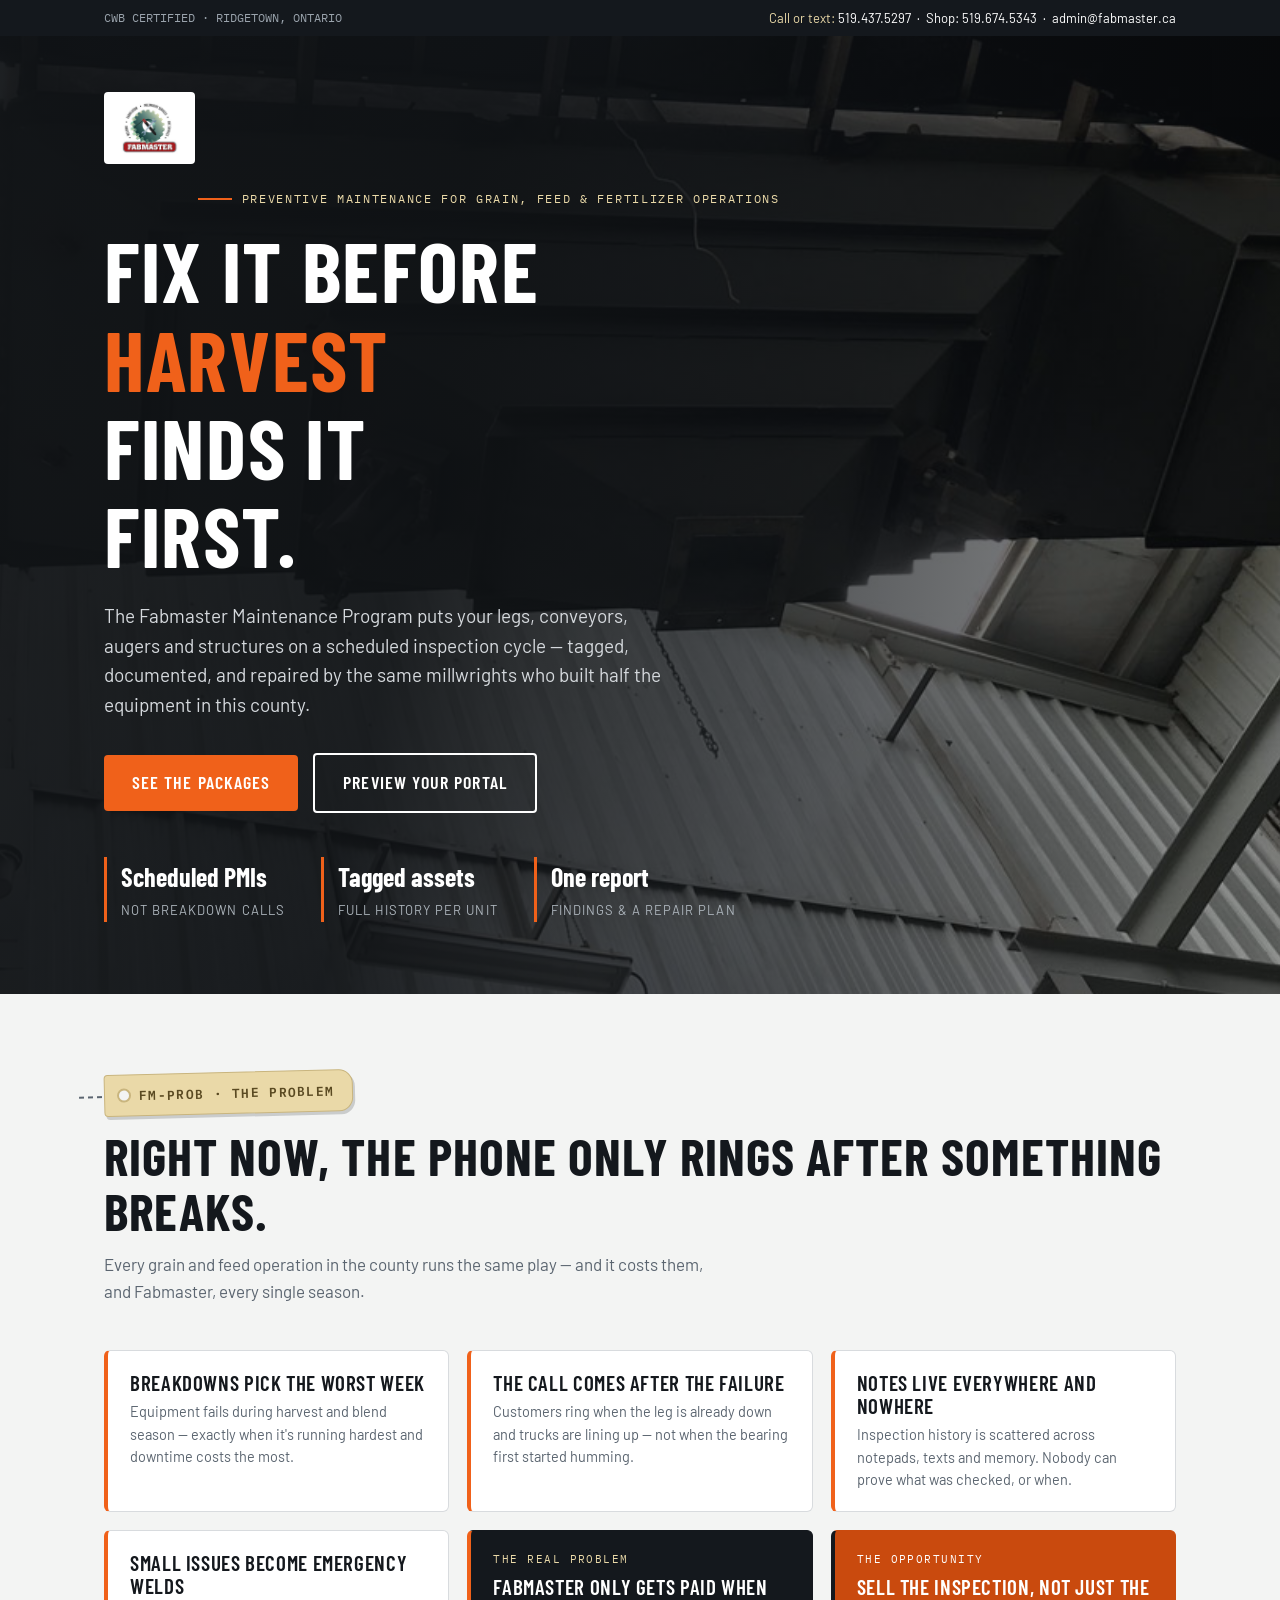
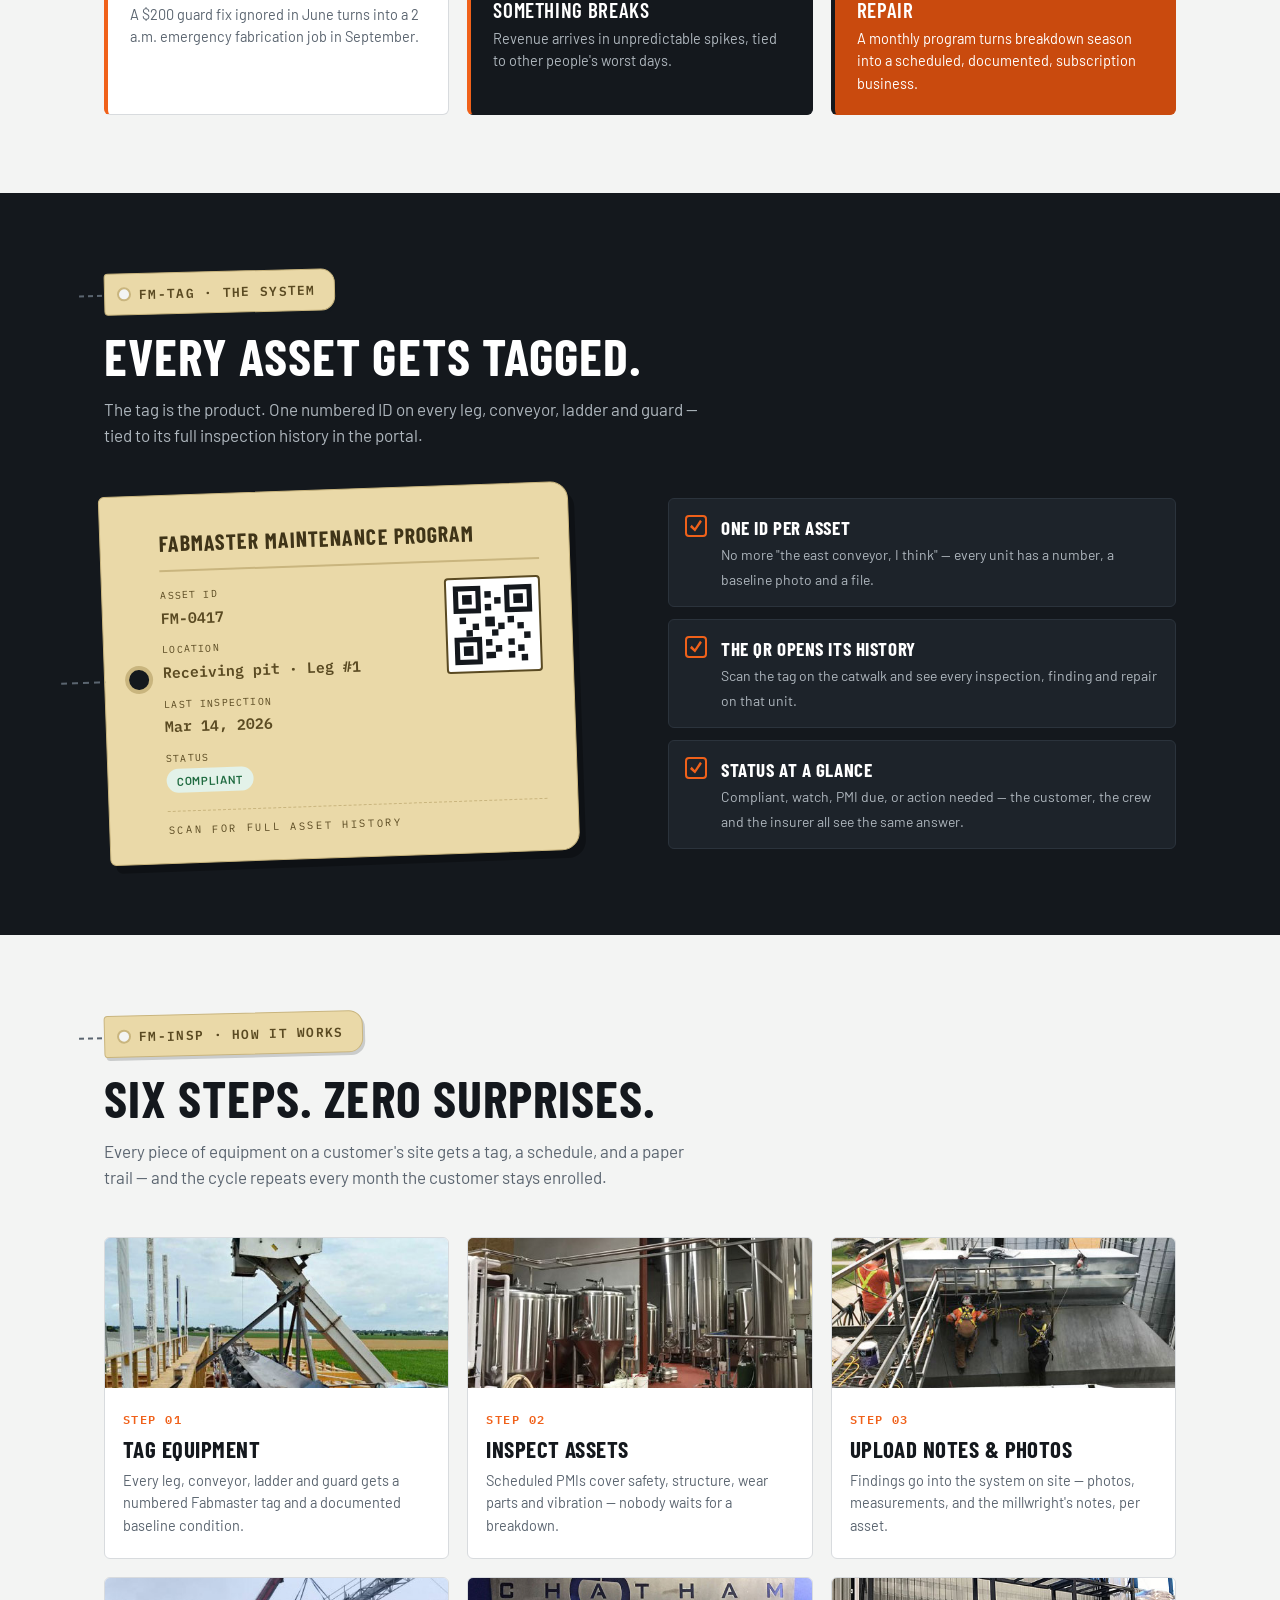
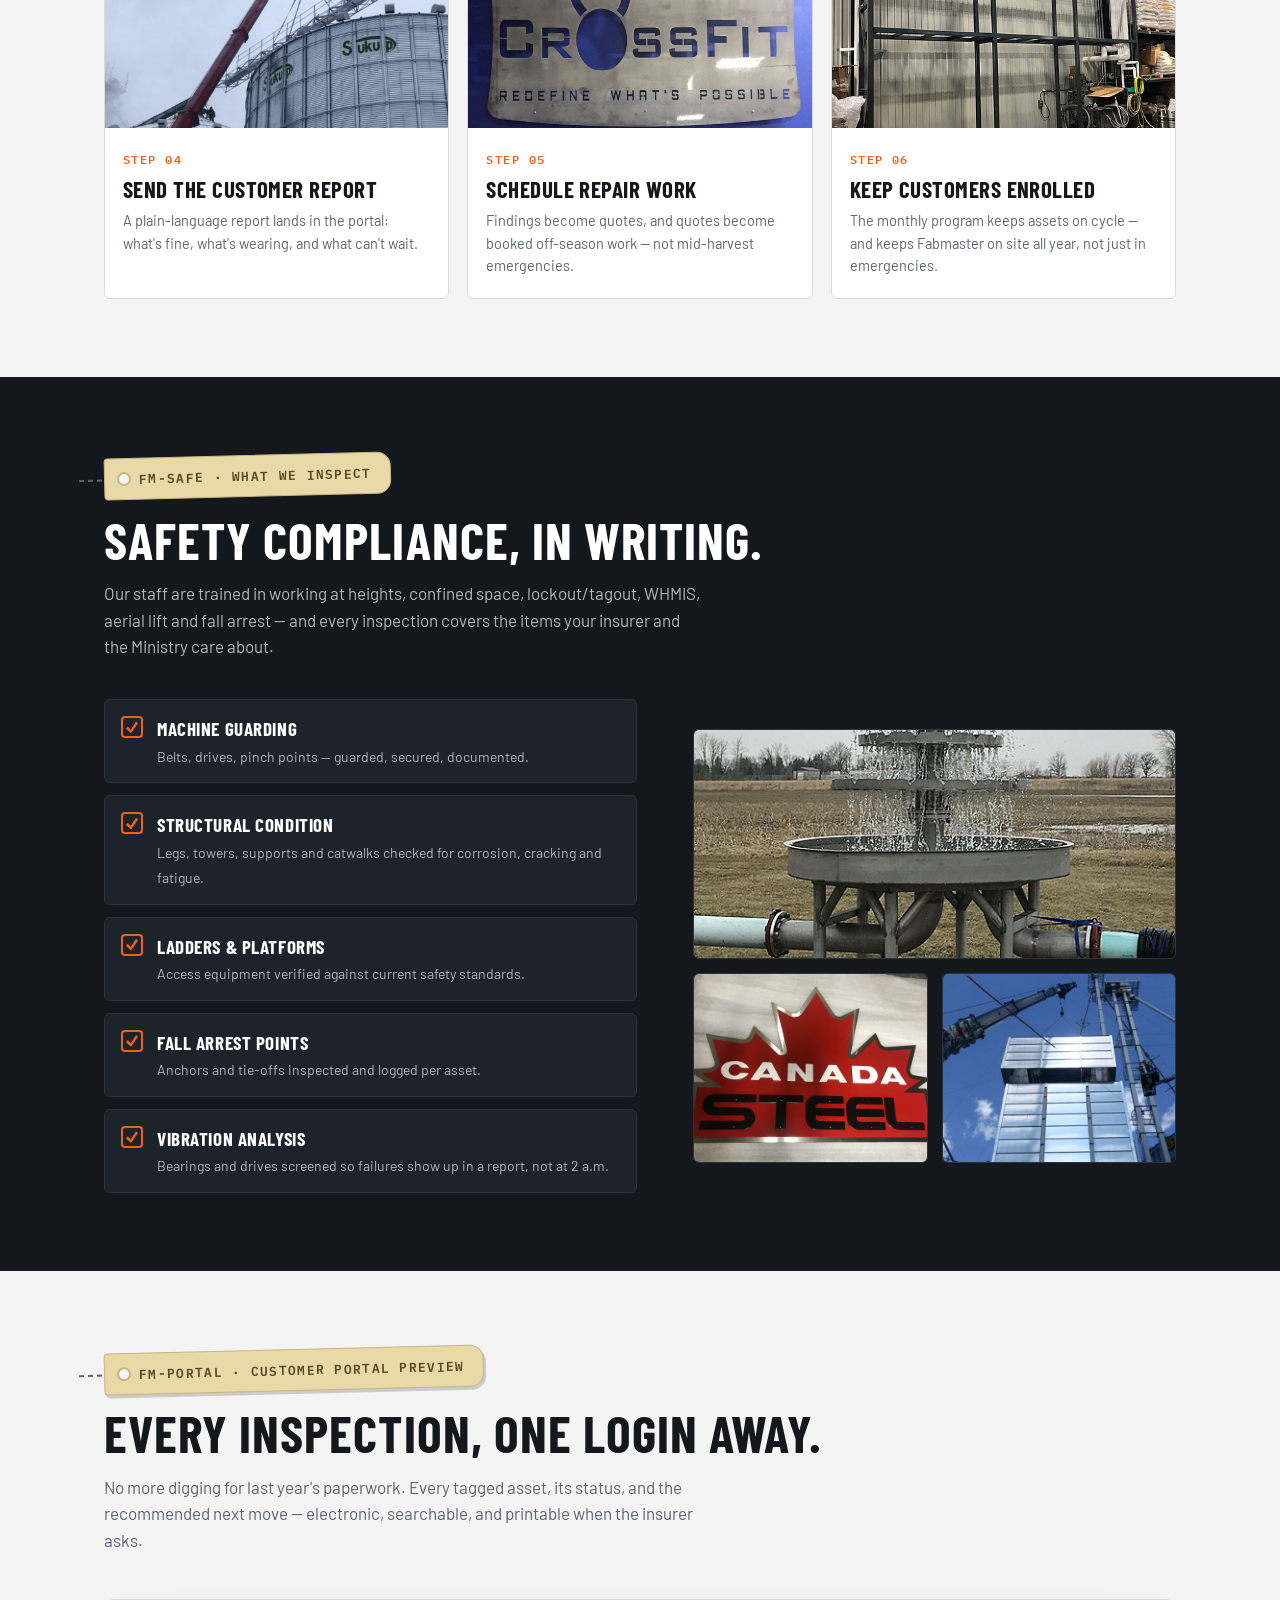
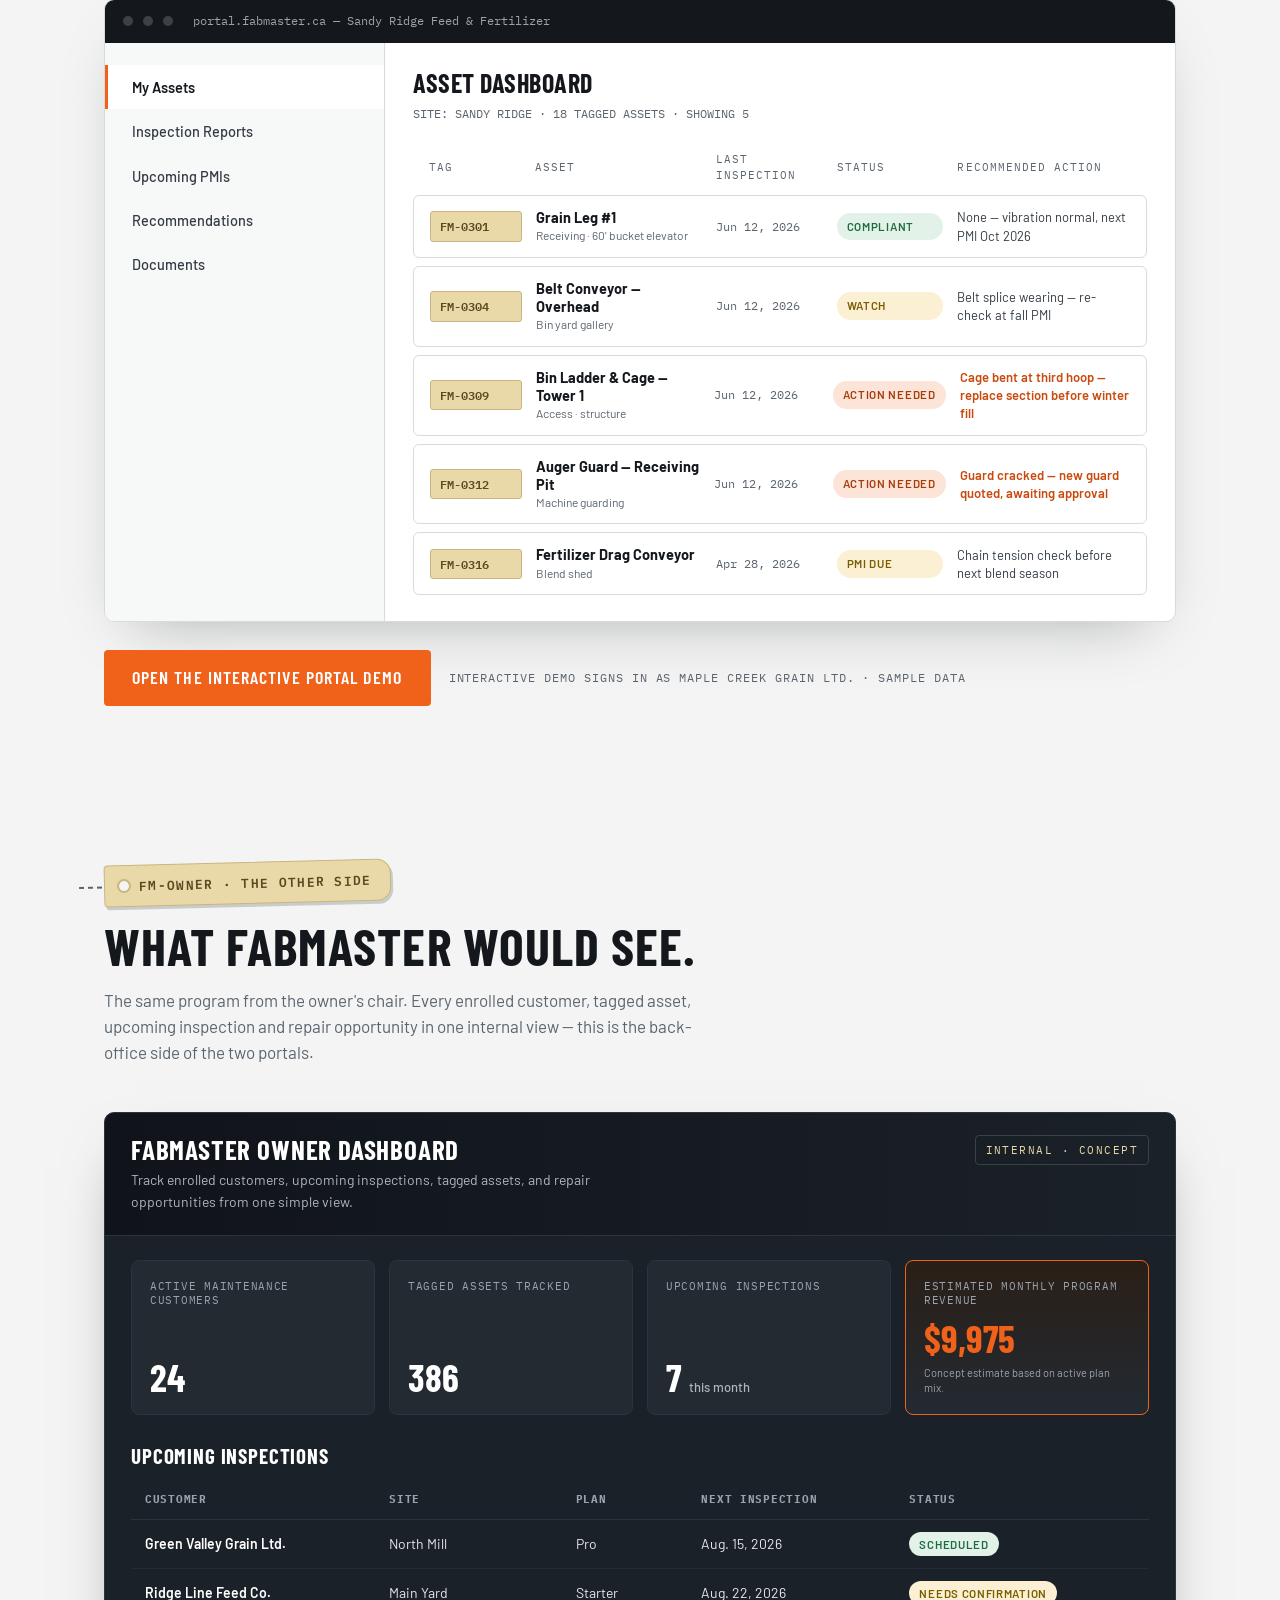
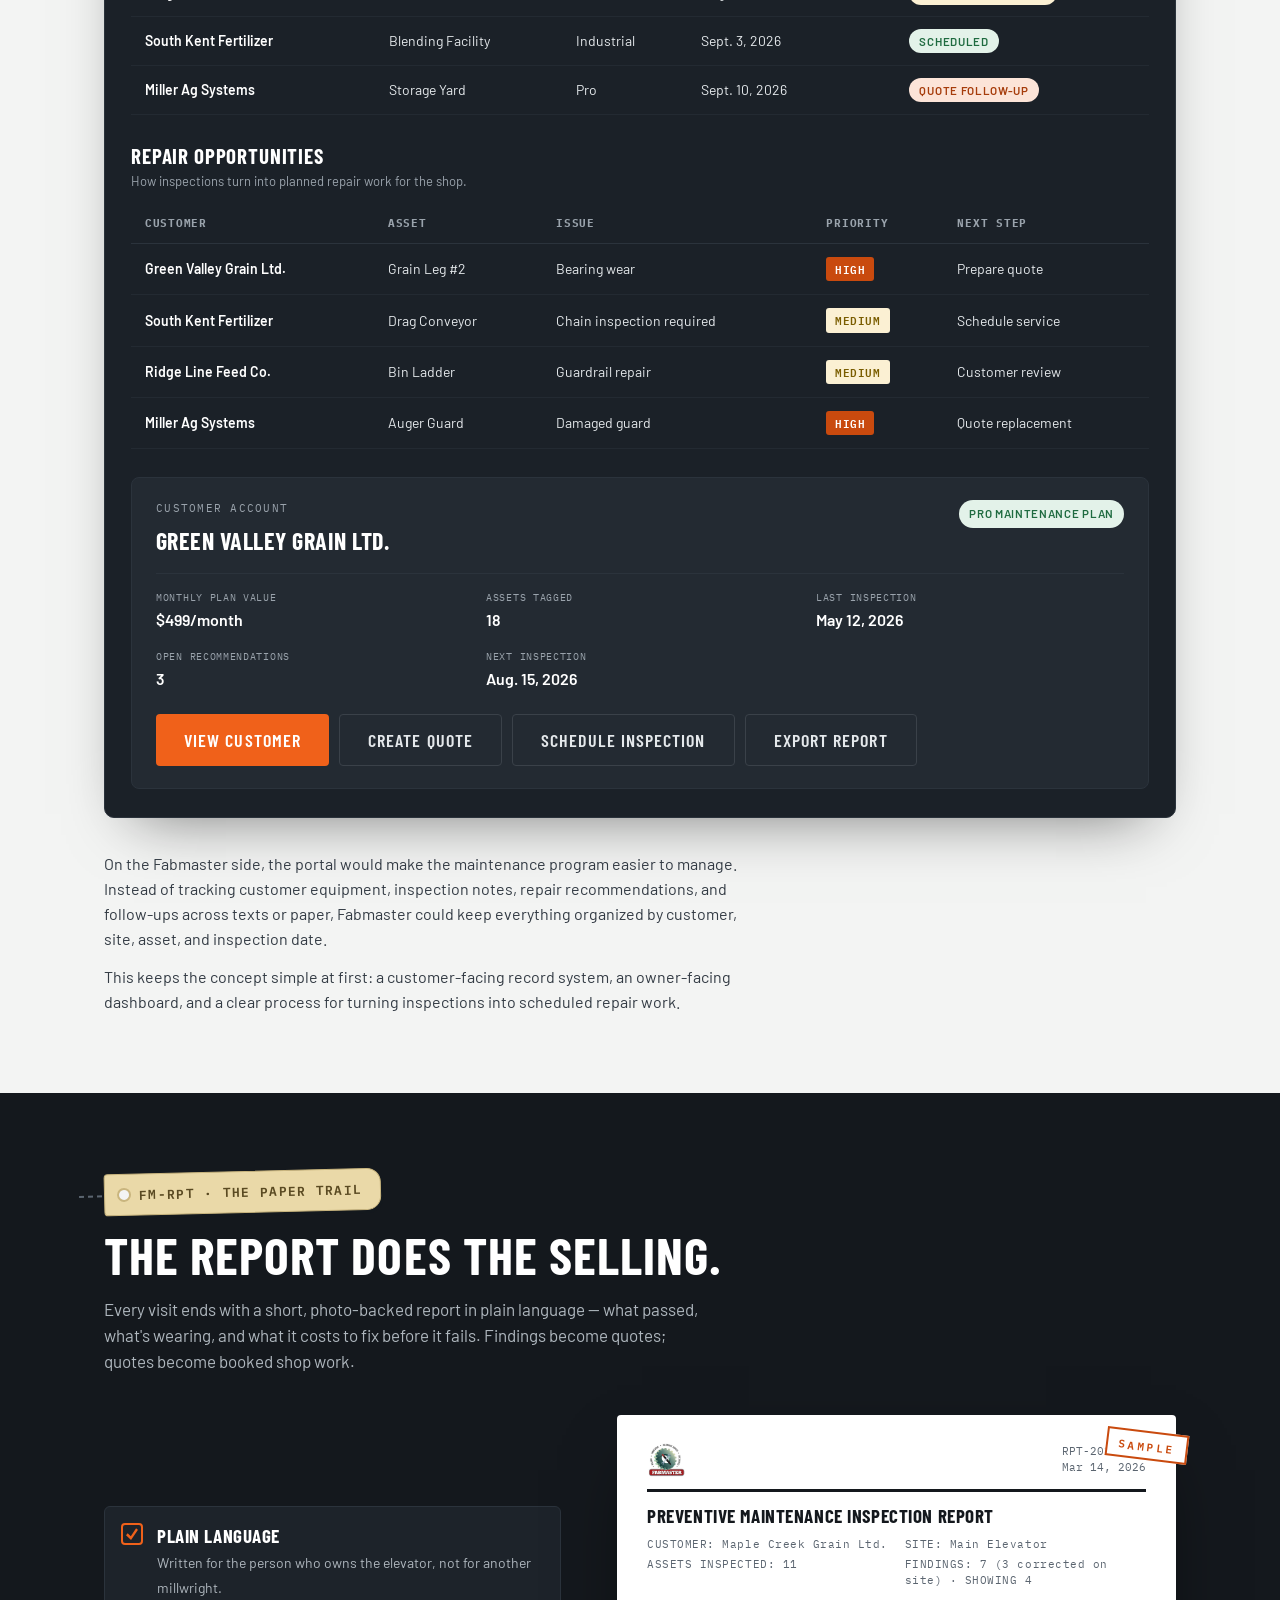
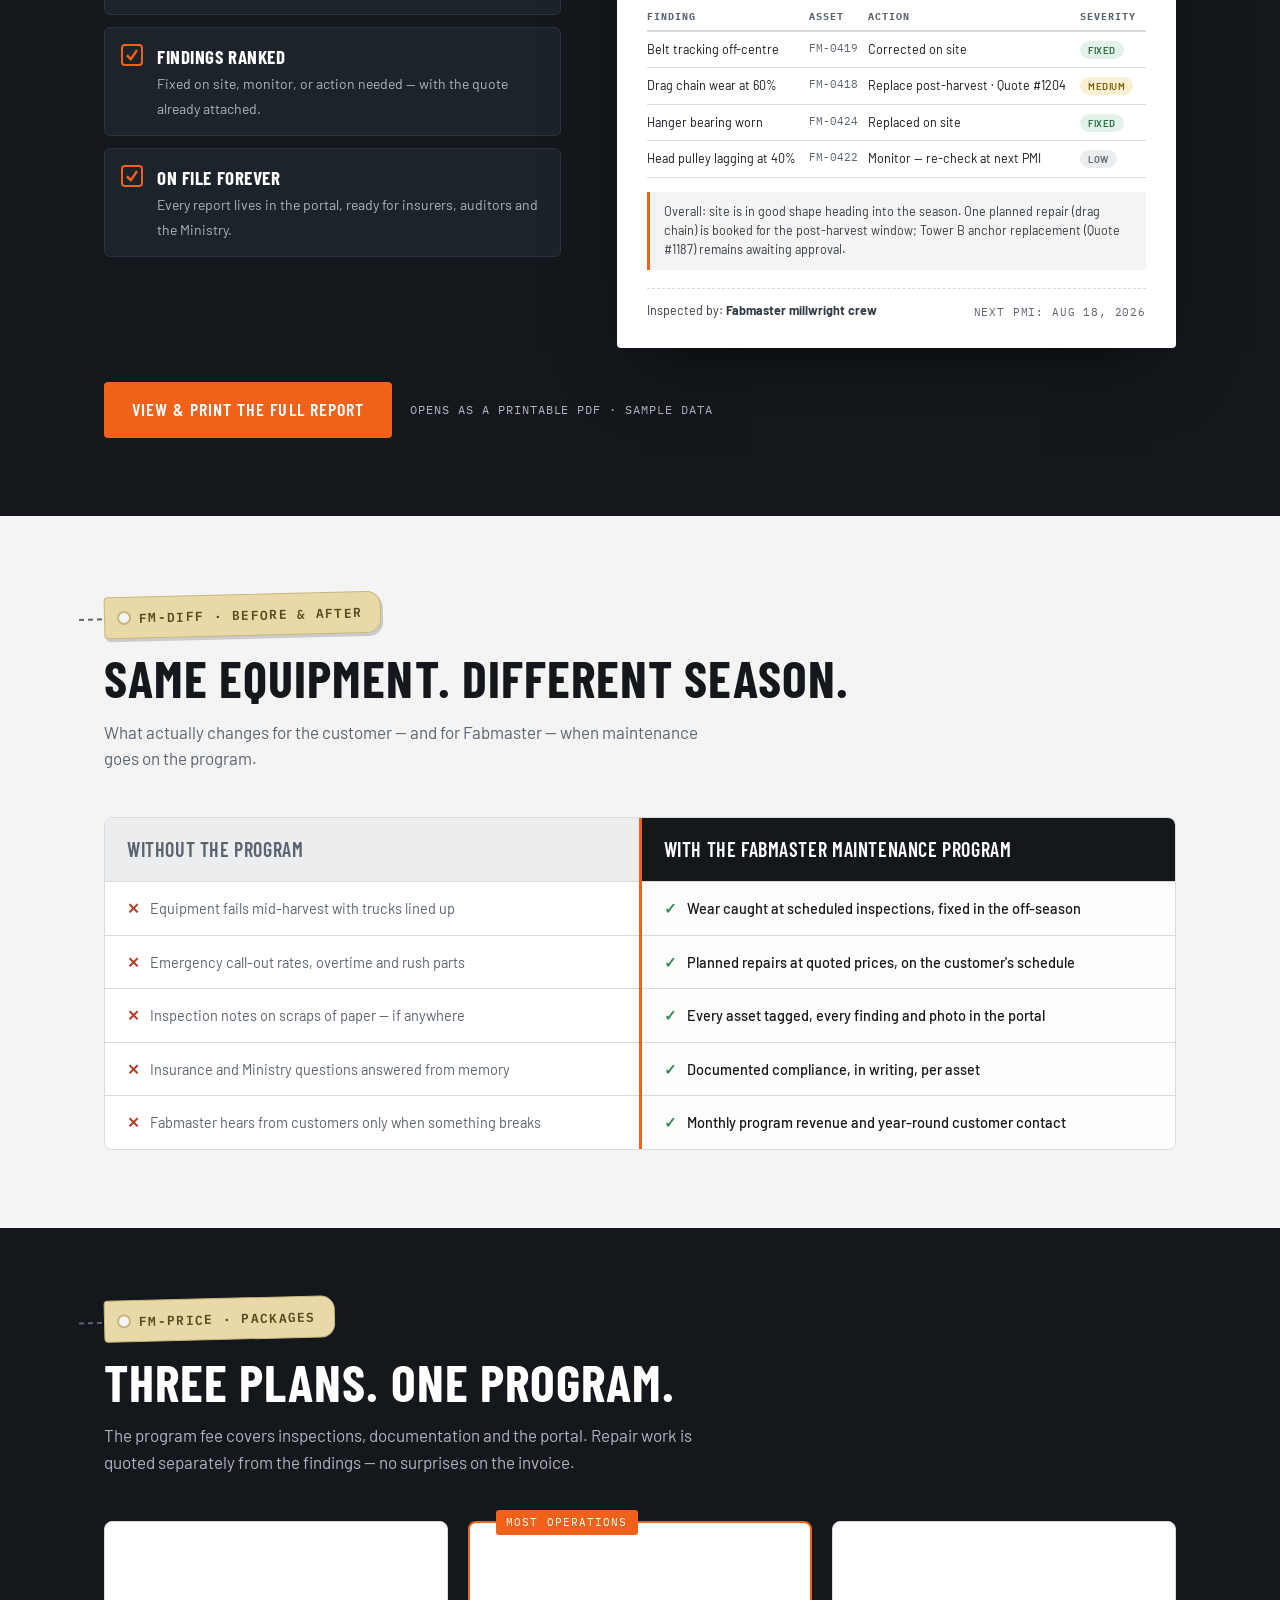
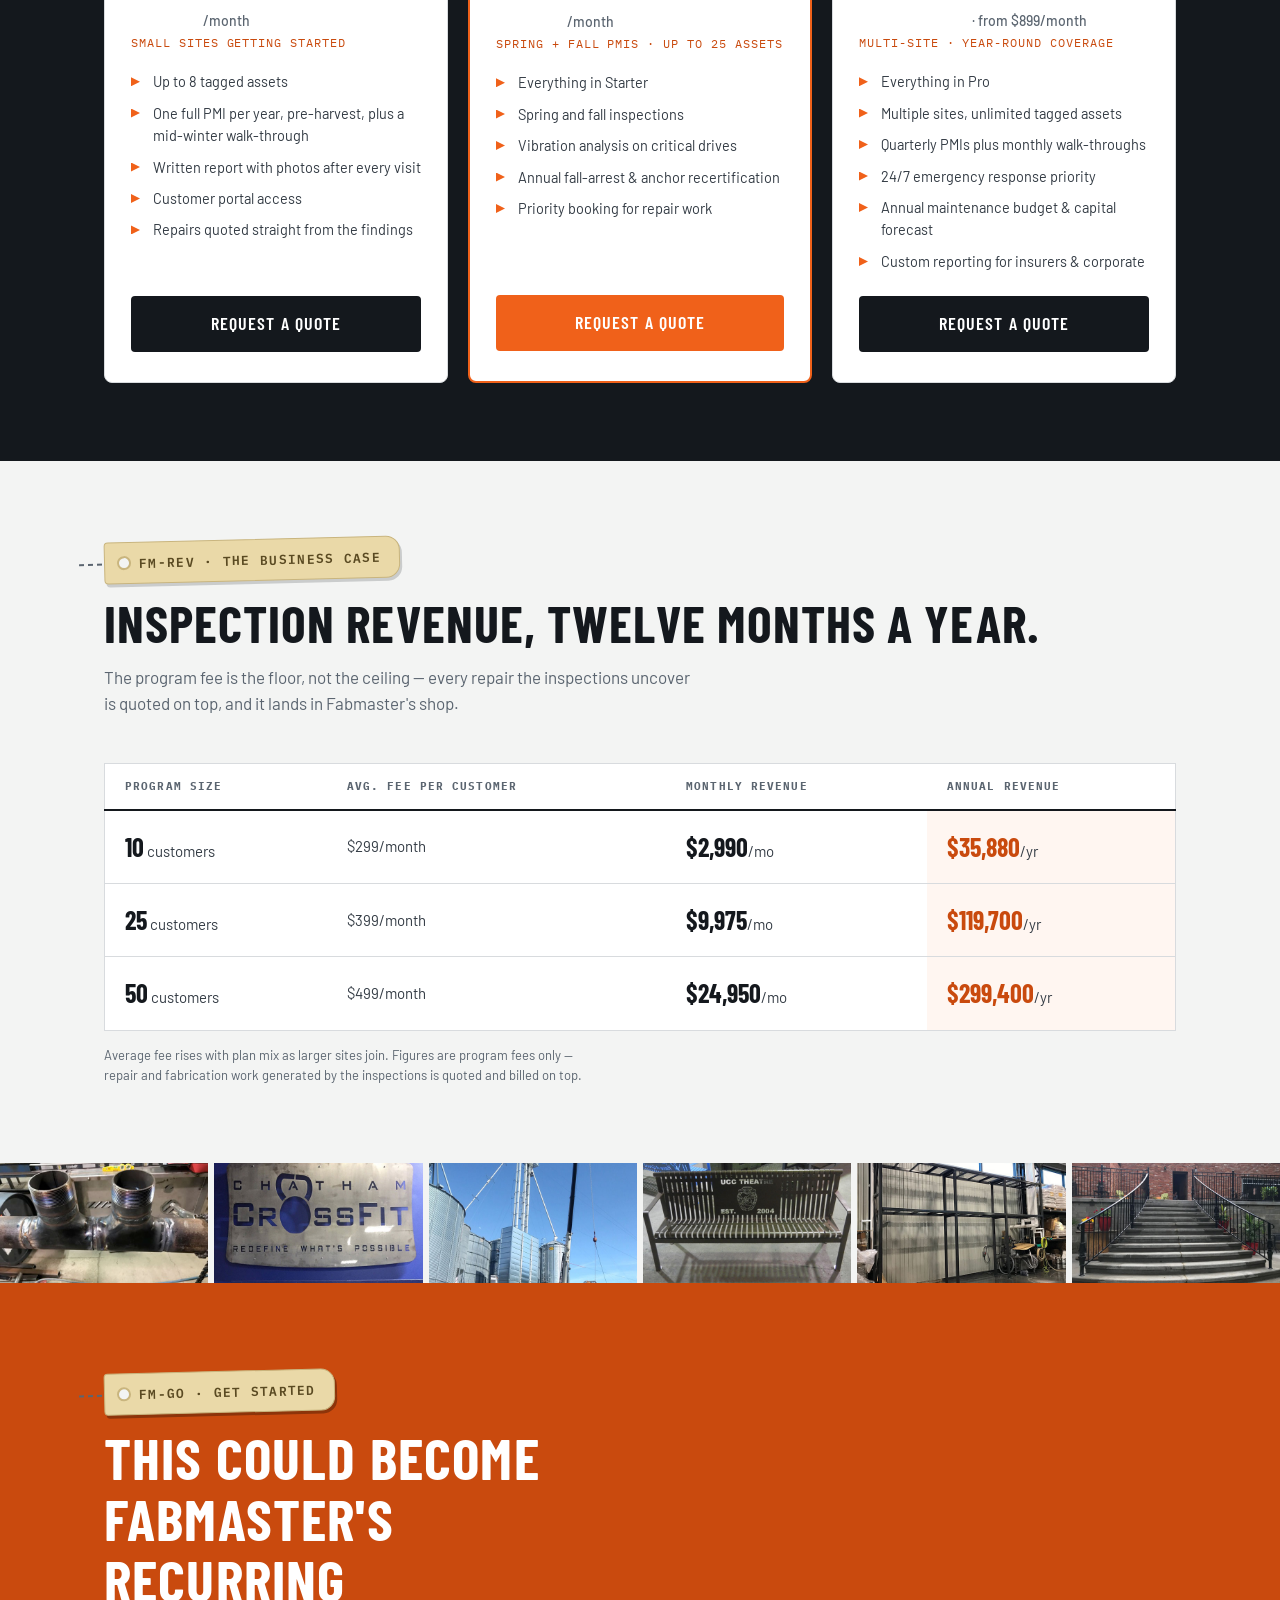
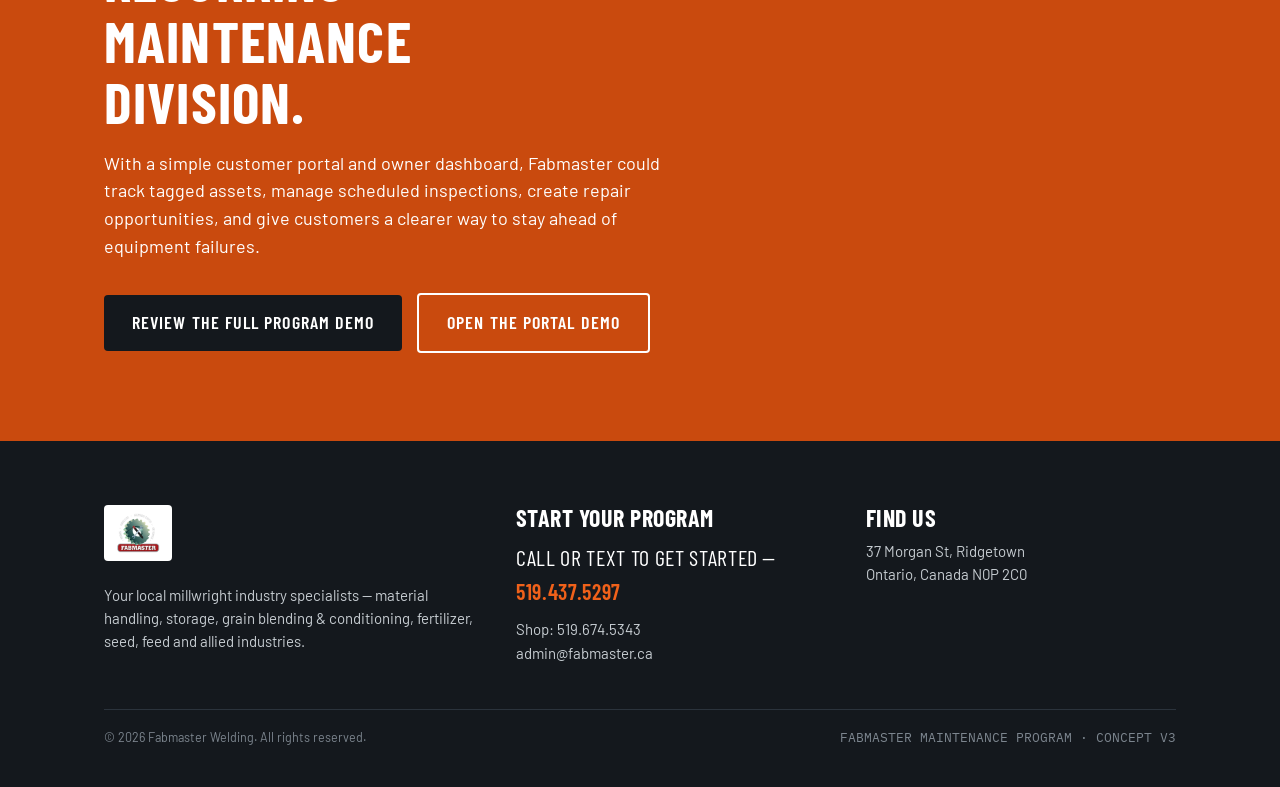
<file: index.html>
<!DOCTYPE html>
<html lang="en">
<head>
<meta charset="UTF-8">
<meta name="viewport" content="width=device-width, initial-scale=1.0">
<title>Fabmaster Maintenance Program</title>
<meta name="description" content="Concept pitch: a subscription preventive-maintenance program for Fabmaster Welding — tagged assets, scheduled inspections, a customer portal, and recurring monthly revenue for grain, feed & fertilizer operations.">
<meta name="theme-color" content="#14181D">
<link rel="icon" href="favicon.svg" type="image/svg+xml">
<meta property="og:type" content="website">
<meta property="og:site_name" content="Fabmaster Welding">
<meta property="og:title" content="Fabmaster Maintenance Program">
<meta property="og:description" content="Tagged assets, scheduled inspections, a customer portal — and recurring monthly revenue. A program concept for Fabmaster Welding.">
<meta property="og:url" content="https://brendangiffordbg-eng.github.io/fabmaster-demo/">
<meta property="og:image" content="https://brendangiffordbg-eng.github.io/fabmaster-demo/images/home-millwright.jpg">
<meta name="twitter:card" content="summary_large_image">
<link rel="preconnect" href="https://fonts.googleapis.com">
<link rel="preconnect" href="https://fonts.gstatic.com" crossorigin>
<link href="https://fonts.googleapis.com/css2?family=Barlow+Condensed:wght@500;600;700&family=Barlow:wght@400;500;600&family=IBM+Plex+Mono:wght@500;600&display=swap" rel="stylesheet">
<link rel="stylesheet" href="css/styles.css">
</head>
<body>

<div class="bar">
  <div class="wrap">
    <span class="mono">CWB CERTIFIED &middot; RIDGETOWN, ONTARIO</span>
    <span><span class="contact-lead">Call or text:</span> <a href="tel:5194375297">519.437.5297</a> &nbsp;&middot;&nbsp; <a href="tel:5196745343">Shop: 519.674.5343</a> &nbsp;&middot;&nbsp; <a href="mailto:admin@fabmaster.ca">admin@fabmaster.ca</a></span>
  </div>
</div>

<header class="hero">
  <div class="hero-img" role="img" aria-label="Fabmaster millwright crew working on grain handling equipment"></div>
  <div class="wrap">
    <span class="hero-logo"><img src="images/Fabmaster-Logo-New.jpg" alt="Fabmaster Welding"></span>
    <div class="eyebrow">Preventive Maintenance for Grain, Feed &amp; Fertilizer Operations</div>
    <h1>Fix it before <em>harvest</em> finds it first.</h1>
    <p class="lede">The Fabmaster Maintenance Program puts your legs, conveyors, augers and structures on a scheduled inspection cycle — tagged, documented, and repaired by the same millwrights who built half the equipment in this county.</p>
    <a class="btn btn-orange" href="#pricing">See the packages</a>
    <a class="btn btn-ghost" href="#portal">Preview your portal</a>
    <div class="hero-stats">
      <div><b>Scheduled PMIs</b><span>Not breakdown calls</span></div>
      <div><b>Tagged assets</b><span>Full history per unit</span></div>
      <div><b>One report</b><span>Findings &amp; a repair plan</span></div>
    </div>
  </div>
</header>

<section id="problem">
  <div class="wrap">
    <div class="tagline"><span class="tag-card">FM-PROB &middot; The problem</span></div>
    <h2>Right now, the phone only rings after something breaks.</h2>
    <p class="sub">Every grain and feed operation in the county runs the same play — and it costs them, and Fabmaster, every single season.</p>
    <div class="pains">
      <div class="pain">
        <b>Breakdowns pick the worst week</b>
        <p>Equipment fails during harvest and blend season — exactly when it's running hardest and downtime costs the most.</p>
      </div>
      <div class="pain">
        <b>The call comes after the failure</b>
        <p>Customers ring when the leg is already down and trucks are lining up — not when the bearing first started humming.</p>
      </div>
      <div class="pain">
        <b>Notes live everywhere and nowhere</b>
        <p>Inspection history is scattered across notepads, texts and memory. Nobody can prove what was checked, or when.</p>
      </div>
      <div class="pain">
        <b>Small issues become emergency welds</b>
        <p>A $200 guard fix ignored in June turns into a 2 a.m. emergency fabrication job in September.</p>
      </div>
      <div class="pain kicker">
        <span class="mono">THE REAL PROBLEM</span>
        <b>Fabmaster only gets paid when something breaks</b>
        <p>Revenue arrives in unpredictable spikes, tied to other people's worst days.</p>
      </div>
      <div class="pain turn">
        <span class="mono">THE OPPORTUNITY</span>
        <b>Sell the inspection, not just the repair</b>
        <p>A monthly program turns breakdown season into a scheduled, documented, subscription business.</p>
      </div>
    </div>
  </div>
</section>

<section class="dark" id="tagged">
  <div class="wrap">
    <div class="tagline"><span class="tag-card">FM-TAG &middot; The system</span></div>
    <h2>Every asset gets tagged.</h2>
    <p class="sub">The tag is the product. One numbered ID on every leg, conveyor, ladder and guard — tied to its full inspection history in the portal.</p>
    <div class="tag-wrap">
      <div class="bigtag">
        <div class="bt-head">Fabmaster Maintenance Program</div>
        <div class="bt-grid">
          <div class="bt-fields">
            <div class="bt-field"><span class="lbl">Asset ID</span><span class="val">FM-0417</span></div>
            <div class="bt-field"><span class="lbl">Location</span><span class="val">Receiving pit &middot; Leg #1</span></div>
            <div class="bt-field"><span class="lbl">Last inspection</span><span class="val">Mar 14, 2026</span></div>
            <div class="bt-field"><span class="lbl">Status</span><span class="pill ok">Compliant</span></div>
          </div>
          <div class="bt-qr" role="img" aria-label="QR code placeholder linking to this asset's inspection history">
            <svg viewBox="0 0 25 25" xmlns="http://www.w3.org/2000/svg">
              <rect width="25" height="25" fill="#fff"/>
              <g fill="#14181D">
                <path d="M1 1h7v7H1zM17 1h7v7h-7zM1 17h7v7H1z" fill="none" stroke="#14181D" stroke-width="1.6"/>
                <rect x="3" y="3" width="3" height="3"/><rect x="19" y="3" width="3" height="3"/><rect x="3" y="19" width="3" height="3"/>
                <rect x="10" y="2" width="2" height="2"/><rect x="13" y="4" width="2" height="2"/><rect x="10" y="6" width="2" height="2"/>
                <rect x="2" y="10" width="2" height="2"/><rect x="6" y="12" width="2" height="2"/><rect x="4" y="14" width="2" height="2"/>
                <rect x="10" y="10" width="3" height="3"/><rect x="14" y="12" width="2" height="2"/><rect x="12" y="14" width="2" height="2"/>
                <rect x="17" y="10" width="2" height="2"/><rect x="20" y="12" width="2" height="2"/><rect x="22" y="15" width="2" height="2"/>
                <rect x="10" y="17" width="2" height="2"/><rect x="13" y="19" width="2" height="2"/><rect x="10" y="21" width="3" height="2"/>
                <rect x="17" y="17" width="2" height="2"/><rect x="20" y="19" width="2" height="2"/><rect x="17" y="21" width="2" height="2"/><rect x="21" y="22" width="2" height="2"/>
              </g>
            </svg>
          </div>
        </div>
        <div class="bt-foot mono">SCAN FOR FULL ASSET HISTORY</div>
      </div>
      <ul class="checklist">
        <li><span class="box"></span><div><b>One ID per asset</b><span>No more "the east conveyor, I think" — every unit has a number, a baseline photo and a file.</span></div></li>
        <li><span class="box"></span><div><b>The QR opens its history</b><span>Scan the tag on the catwalk and see every inspection, finding and repair on that unit.</span></div></li>
        <li><span class="box"></span><div><b>Status at a glance</b><span>Compliant, watch, PMI due, or action needed — the customer, the crew and the insurer all see the same answer.</span></div></li>
      </ul>
    </div>
  </div>
</section>

<section id="how">
  <div class="wrap">
    <div class="tagline"><span class="tag-card">FM-INSP &middot; How it works</span></div>
    <h2>Six steps. Zero surprises.</h2>
    <p class="sub">Every piece of equipment on a customer's site gets a tag, a schedule, and a paper trail — and the cycle repeats every month the customer stays enrolled.</p>
    <div class="steps">
      <div class="step">
        <img src="images/home-1.jpg" alt="Grain handling equipment on site">
        <div class="body">
          <span class="num mono">STEP 01</span>
          <h3>Tag equipment</h3>
          <p>Every leg, conveyor, ladder and guard gets a numbered Fabmaster tag and a documented baseline condition.</p>
        </div>
      </div>
      <div class="step">
        <img src="images/home-2.jpg" alt="Millwright inspection work">
        <div class="body">
          <span class="num mono">STEP 02</span>
          <h3>Inspect assets</h3>
          <p>Scheduled PMIs cover safety, structure, wear parts and vibration — nobody waits for a breakdown.</p>
        </div>
      </div>
      <div class="step">
        <img src="images/home-3.jpg" alt="Equipment condition documentation">
        <div class="body">
          <span class="num mono">STEP 03</span>
          <h3>Upload notes &amp; photos</h3>
          <p>Findings go into the system on site — photos, measurements, and the millwright's notes, per asset.</p>
        </div>
      </div>
      <div class="step">
        <img src="images/home-4.jpg" alt="Fabmaster repair work">
        <div class="body">
          <span class="num mono">STEP 04</span>
          <h3>Send the customer report</h3>
          <p>A plain-language report lands in the portal: what's fine, what's wearing, and what can't wait.</p>
        </div>
      </div>
      <div class="step">
        <img src="images/services-4.jpg" alt="Fabricated repair in the Fabmaster shop">
        <div class="body">
          <span class="num mono">STEP 05</span>
          <h3>Schedule repair work</h3>
          <p>Findings become quotes, and quotes become booked off-season work — not mid-harvest emergencies.</p>
        </div>
      </div>
      <div class="step">
        <img src="images/home-6.jpg" alt="Grain elevator site at working height">
        <div class="body">
          <span class="num mono">STEP 06</span>
          <h3>Keep customers enrolled</h3>
          <p>The monthly program keeps assets on cycle — and keeps Fabmaster on site all year, not just in emergencies.</p>
        </div>
      </div>
    </div>
  </div>
</section>

<section class="dark" id="safety">
  <div class="wrap">
    <div class="tagline"><span class="tag-card">FM-SAFE &middot; What we inspect</span></div>
    <h2>Safety compliance, in writing.</h2>
    <p class="sub">Our staff are trained in working at heights, confined space, lockout/tagout, WHMIS, aerial lift and fall arrest — and every inspection covers the items your insurer and the Ministry care about.</p>
    <div class="split">
      <ul class="checklist">
        <li><span class="box"></span><div><b>Machine guarding</b><span>Belts, drives, pinch points — guarded, secured, documented.</span></div></li>
        <li><span class="box"></span><div><b>Structural condition</b><span>Legs, towers, supports and catwalks checked for corrosion, cracking and fatigue.</span></div></li>
        <li><span class="box"></span><div><b>Ladders &amp; platforms</b><span>Access equipment verified against current safety standards.</span></div></li>
        <li><span class="box"></span><div><b>Fall arrest points</b><span>Anchors and tie-offs inspected and logged per asset.</span></div></li>
        <li><span class="box"></span><div><b>Vibration analysis</b><span>Bearings and drives screened so failures show up in a report, not at 2 a.m.</span></div></li>
      </ul>
      <div class="photo-stack">
        <img src="images/home-5.jpg" alt="Fabmaster crew on structural work">
        <img src="images/services-3.jpg" alt="Fabricated equipment detail">
        <img src="images/services-7.jpg" alt="On-site millwright service">
      </div>
    </div>
  </div>
</section>

<section id="portal">
  <div class="wrap">
    <div class="tagline"><span class="tag-card">FM-PORTAL &middot; Customer portal preview</span></div>
    <h2>Every inspection, one login away.</h2>
    <p class="sub">No more digging for last year's paperwork. Every tagged asset, its status, and the recommended next move — electronic, searchable, and printable when the insurer asks.</p>

    <div class="portal">
      <div class="portal-top">
        <span class="dot"></span><span class="dot"></span><span class="dot"></span>
        <span class="mono">portal.fabmaster.ca — Sandy Ridge Feed &amp; Fertilizer</span>
      </div>
      <div class="portal-grid">
        <div class="portal-nav" aria-hidden="true">
          <span class="on">My Assets</span>
          <span>Inspection Reports</span>
          <span>Upcoming PMIs</span>
          <span>Recommendations</span>
          <span>Documents</span>
        </div>
        <div class="portal-main">
          <h3>Asset Dashboard</h3>
          <span class="mono">SITE: SANDY RIDGE &middot; 18 TAGGED ASSETS &middot; SHOWING 5</span>

          <div class="dash">
            <div class="dash-head">
              <span>Tag</span><span>Asset</span><span>Last inspection</span><span>Status</span><span>Recommended action</span>
            </div>
            <div class="dash-row">
              <span class="asset-id">FM-0301</span>
              <span><b>Grain Leg #1</b><small>Receiving &middot; 60' bucket elevator</small></span>
              <span class="last">Jun 12, 2026</span>
              <span class="pill ok">Compliant</span>
              <span class="act">None — vibration normal, next PMI Oct 2026</span>
            </div>
            <div class="dash-row">
              <span class="asset-id">FM-0304</span>
              <span><b>Belt Conveyor — Overhead</b><small>Bin yard gallery</small></span>
              <span class="last">Jun 12, 2026</span>
              <span class="pill due">Watch</span>
              <span class="act">Belt splice wearing — re-check at fall PMI</span>
            </div>
            <div class="dash-row">
              <span class="asset-id">FM-0309</span>
              <span><b>Bin Ladder &amp; Cage — Tower 1</b><small>Access &middot; structure</small></span>
              <span class="last">Jun 12, 2026</span>
              <span class="pill overdue">Action needed</span>
              <span class="act hot">Cage bent at third hoop — replace section before winter fill</span>
            </div>
            <div class="dash-row">
              <span class="asset-id">FM-0312</span>
              <span><b>Auger Guard — Receiving Pit</b><small>Machine guarding</small></span>
              <span class="last">Jun 12, 2026</span>
              <span class="pill overdue">Action needed</span>
              <span class="act hot">Guard cracked — new guard quoted, awaiting approval</span>
            </div>
            <div class="dash-row">
              <span class="asset-id">FM-0316</span>
              <span><b>Fertilizer Drag Conveyor</b><small>Blend shed</small></span>
              <span class="last">Apr 28, 2026</span>
              <span class="pill due">PMI due</span>
              <span class="act">Chain tension check before next blend season</span>
            </div>
          </div>
        </div>
      </div>
    </div>

    <p class="portal-cta">
      <a class="btn btn-orange" href="portal/index.html">Open the interactive portal demo</a>
      <span class="mono">Interactive demo signs in as Maple Creek Grain Ltd. &middot; Sample data</span>
    </p>
  </div>
</section>

<section id="owner">
  <div class="wrap">
    <div class="tagline"><span class="tag-card">FM-OWNER &middot; The other side</span></div>
    <h2>What Fabmaster would see.</h2>
    <p class="sub">The same program from the owner's chair. Every enrolled customer, tagged asset, upcoming inspection and repair opportunity in one internal view — this is the back-office side of the two portals.</p>

    <div class="owner">
      <div class="owner-top">
        <div>
          <span class="owner-title">Fabmaster Owner Dashboard</span>
          <span class="owner-sub">Track enrolled customers, upcoming inspections, tagged assets, and repair opportunities from one simple view.</span>
        </div>
        <span class="owner-tag mono">INTERNAL &middot; CONCEPT</span>
      </div>

      <div class="owner-body">
        <div class="stats">
          <div class="stat">
            <span class="stat-lbl">Active Maintenance Customers</span>
            <b class="stat-num">24</b>
          </div>
          <div class="stat">
            <span class="stat-lbl">Tagged Assets Tracked</span>
            <b class="stat-num">386</b>
          </div>
          <div class="stat">
            <span class="stat-lbl">Upcoming Inspections</span>
            <b class="stat-num">7 <small>this month</small></b>
          </div>
          <div class="stat feature">
            <span class="stat-lbl">Estimated Monthly Program Revenue</span>
            <b class="stat-num">$9,975</b>
            <span class="stat-help">Concept estimate based on active plan mix.</span>
          </div>
        </div>

        <h3 class="owner-h">Upcoming Inspections</h3>
        <div class="owner-scroll">
          <table class="owner-table" aria-label="Upcoming inspections">
            <thead>
              <tr>
                <th scope="col">Customer</th><th scope="col">Site</th><th scope="col">Plan</th><th scope="col">Next Inspection</th><th scope="col">Status</th>
              </tr>
            </thead>
            <tbody>
              <tr><td>Green Valley Grain Ltd.</td><td>North Mill</td><td>Pro</td><td>Aug. 15, 2026</td><td><span class="pill ok">Scheduled</span></td></tr>
              <tr><td>Ridge Line Feed Co.</td><td>Main Yard</td><td>Starter</td><td>Aug. 22, 2026</td><td><span class="pill due">Needs Confirmation</span></td></tr>
              <tr><td>South Kent Fertilizer</td><td>Blending Facility</td><td>Industrial</td><td>Sept. 3, 2026</td><td><span class="pill ok">Scheduled</span></td></tr>
              <tr><td>Miller Ag Systems</td><td>Storage Yard</td><td>Pro</td><td>Sept. 10, 2026</td><td><span class="pill overdue">Quote Follow-Up</span></td></tr>
            </tbody>
          </table>
        </div>

        <h3 class="owner-h">Repair Opportunities</h3>
        <p class="owner-note">How inspections turn into planned repair work for the shop.</p>
        <div class="owner-scroll">
          <table class="owner-table" aria-label="Repair opportunities">
            <thead>
              <tr>
                <th scope="col">Customer</th><th scope="col">Asset</th><th scope="col">Issue</th><th scope="col">Priority</th><th scope="col">Next Step</th>
              </tr>
            </thead>
            <tbody>
              <tr><td>Green Valley Grain Ltd.</td><td>Grain Leg #2</td><td>Bearing wear</td><td><span class="prio high">High</span></td><td>Prepare quote</td></tr>
              <tr><td>South Kent Fertilizer</td><td>Drag Conveyor</td><td>Chain inspection required</td><td><span class="prio med">Medium</span></td><td>Schedule service</td></tr>
              <tr><td>Ridge Line Feed Co.</td><td>Bin Ladder</td><td>Guardrail repair</td><td><span class="prio med">Medium</span></td><td>Customer review</td></tr>
              <tr><td>Miller Ag Systems</td><td>Auger Guard</td><td>Damaged guard</td><td><span class="prio high">High</span></td><td>Quote replacement</td></tr>
            </tbody>
          </table>
        </div>

        <div class="acct">
          <div class="acct-head">
            <div>
              <span class="acct-kick mono">Customer account</span>
              <span class="acct-name">Green Valley Grain Ltd.</span>
            </div>
            <span class="pill ok">Pro Maintenance Plan</span>
          </div>
          <div class="acct-grid">
            <div><span class="lbl">Monthly Plan Value</span><span class="val">$499/month</span></div>
            <div><span class="lbl">Assets Tagged</span><span class="val">18</span></div>
            <div><span class="lbl">Last Inspection</span><span class="val">May 12, 2026</span></div>
            <div><span class="lbl">Open Recommendations</span><span class="val">3</span></div>
            <div><span class="lbl">Next Inspection</span><span class="val">Aug. 15, 2026</span></div>
          </div>
          <div class="acct-actions" role="group" aria-label="Customer account actions (concept mockup)">
            <button class="btn btn-orange" type="button">View Customer</button>
            <button class="btn btn-line-d" type="button">Create Quote</button>
            <button class="btn btn-line-d" type="button">Schedule Inspection</button>
            <button class="btn btn-line-d" type="button">Export Report</button>
          </div>
        </div>
      </div>
    </div>

    <div class="owner-copy">
      <p>On the Fabmaster side, the portal would make the maintenance program easier to manage. Instead of tracking customer equipment, inspection notes, repair recommendations, and follow-ups across texts or paper, Fabmaster could keep everything organized by customer, site, asset, and inspection date.</p>
      <p>This keeps the concept simple at first: a customer-facing record system, an owner-facing dashboard, and a clear process for turning inspections into scheduled repair work.</p>
    </div>
  </div>
</section>

<section class="dark" id="report">
  <div class="wrap">
    <div class="tagline"><span class="tag-card">FM-RPT &middot; The paper trail</span></div>
    <h2>The report does the selling.</h2>
    <p class="sub">Every visit ends with a short, photo-backed report in plain language — what passed, what's wearing, and what it costs to fix before it fails. Findings become quotes; quotes become booked shop work.</p>
    <div class="report-wrap">
      <ul class="checklist">
        <li><span class="box"></span><div><b>Plain language</b><span>Written for the person who owns the elevator, not for another millwright.</span></div></li>
        <li><span class="box"></span><div><b>Findings ranked</b><span>Fixed on site, monitor, or action needed — with the quote already attached.</span></div></li>
        <li><span class="box"></span><div><b>On file forever</b><span>Every report lives in the portal, ready for insurers, auditors and the Ministry.</span></div></li>
      </ul>
      <div class="sheet" role="img" aria-label="Sample preventive maintenance inspection report styled as a printed document">
        <span class="stamp mono">SAMPLE</span>
        <div class="sheet-head">
          <img src="images/Fabmaster-Logo-New.jpg" alt="Fabmaster Welding">
          <span class="mono">RPT-2026-031<br>Mar 14, 2026</span>
        </div>
        <h3>Preventive Maintenance Inspection Report</h3>
        <div class="sh-meta mono">
          <span>CUSTOMER: Maple Creek Grain Ltd.</span>
          <span>SITE: Main Elevator</span>
          <span>ASSETS INSPECTED: 11</span>
          <span>FINDINGS: 7 (3 corrected on site) &middot; SHOWING 4</span>
        </div>
        <table>
          <thead>
            <tr><th scope="col">Finding</th><th scope="col">Asset</th><th scope="col">Action</th><th scope="col">Severity</th></tr>
          </thead>
          <tbody>
            <tr><td>Belt tracking off-centre</td><td class="mono">FM-0419</td><td>Corrected on site</td><td><span class="pill ok">Fixed</span></td></tr>
            <tr><td>Drag chain wear at 60%</td><td class="mono">FM-0418</td><td>Replace post-harvest &middot; Quote #1204</td><td><span class="pill due">Medium</span></td></tr>
            <tr><td>Hanger bearing worn</td><td class="mono">FM-0424</td><td>Replaced on site</td><td><span class="pill ok">Fixed</span></td></tr>
            <tr><td>Head pulley lagging at 40%</td><td class="mono">FM-0422</td><td>Monitor — re-check at next PMI</td><td><span class="pill low">Low</span></td></tr>
          </tbody>
        </table>
        <p class="sh-summary">Overall: site is in good shape heading into the season. One planned repair (drag chain) is booked for the post-harvest window; Tower B anchor replacement (Quote #1187) remains awaiting approval.</p>
        <div class="sig">
          <span>Inspected by: <b>Fabmaster millwright crew</b></span>
          <span class="mono">NEXT PMI: AUG 18, 2026</span>
        </div>
      </div>
    </div>
    <p class="report-cta">
      <a class="btn btn-orange" href="portal/report.html?id=RPT-2026-031">View &amp; print the full report</a>
      <span class="mono">Opens as a printable PDF &middot; sample data</span>
    </p>
  </div>
</section>

<section id="versus">
  <div class="wrap">
    <div class="tagline"><span class="tag-card">FM-DIFF &middot; Before &amp; after</span></div>
    <h2>Same equipment. Different season.</h2>
    <p class="sub">What actually changes for the customer — and for Fabmaster — when maintenance goes on the program.</p>
    <div class="versus-wrap">
      <table class="versus">
        <thead>
          <tr>
            <th class="v-no-h" scope="col">Without the program</th>
            <th class="v-yes-h" scope="col">With the Fabmaster Maintenance Program</th>
          </tr>
        </thead>
        <tbody>
          <tr>
            <td class="v-no">Equipment fails mid-harvest with trucks lined up</td>
            <td class="v-yes">Wear caught at scheduled inspections, fixed in the off-season</td>
          </tr>
          <tr>
            <td class="v-no">Emergency call-out rates, overtime and rush parts</td>
            <td class="v-yes">Planned repairs at quoted prices, on the customer's schedule</td>
          </tr>
          <tr>
            <td class="v-no">Inspection notes on scraps of paper — if anywhere</td>
            <td class="v-yes">Every asset tagged, every finding and photo in the portal</td>
          </tr>
          <tr>
            <td class="v-no">Insurance and Ministry questions answered from memory</td>
            <td class="v-yes">Documented compliance, in writing, per asset</td>
          </tr>
          <tr>
            <td class="v-no">Fabmaster hears from customers only when something breaks</td>
            <td class="v-yes">Monthly program revenue and year-round customer contact</td>
          </tr>
        </tbody>
      </table>
    </div>
  </div>
</section>

<section class="dark" id="pricing" style="padding-top:70px;">
  <div class="wrap">
    <div class="tagline"><span class="tag-card">FM-PRICE &middot; Packages</span></div>
    <h2>Three plans. One program.</h2>
    <p class="sub">The program fee covers inspections, documentation and the portal. Repair work is quoted separately from the findings — no surprises on the invoice.</p>
    <div class="tiers">
      <div class="tier">
        <h3>Starter Inspection Plan</h3>
        <span class="price">$249<span>/month</span></span>
        <span class="freq">Small sites getting started</span>
        <ul>
          <li>Up to 8 tagged assets</li>
          <li>One full PMI per year, pre-harvest, plus a mid-winter walk-through</li>
          <li>Written report with photos after every visit</li>
          <li>Customer portal access</li>
          <li>Repairs quoted straight from the findings</li>
        </ul>
        <a class="btn alt" href="#quote">Request a quote</a>
      </div>
      <div class="tier feature">
        <span class="flag">Most operations</span>
        <h3>Pro Maintenance Plan</h3>
        <span class="price">$499<span>/month</span></span>
        <span class="freq">Spring + fall PMIs &middot; Up to 25 assets</span>
        <ul>
          <li>Everything in Starter</li>
          <li>Spring and fall inspections</li>
          <li>Vibration analysis on critical drives</li>
          <li>Annual fall-arrest &amp; anchor recertification</li>
          <li>Priority booking for repair work</li>
        </ul>
        <a class="btn btn-orange" href="#quote">Request a quote</a>
      </div>
      <div class="tier">
        <h3>Industrial Partner Plan</h3>
        <span class="price">Custom<span> &middot; from $899/month</span></span>
        <span class="freq">Multi-site &middot; year-round coverage</span>
        <ul>
          <li>Everything in Pro</li>
          <li>Multiple sites, unlimited tagged assets</li>
          <li>Quarterly PMIs plus monthly walk-throughs</li>
          <li>24/7 emergency response priority</li>
          <li>Annual maintenance budget &amp; capital forecast</li>
          <li>Custom reporting for insurers &amp; corporate</li>
        </ul>
        <a class="btn alt" href="#quote">Request a quote</a>
      </div>
    </div>
  </div>
</section>

<section id="revenue">
  <div class="wrap">
    <div class="tagline"><span class="tag-card">FM-REV &middot; The business case</span></div>
    <h2>Inspection revenue, twelve months a year.</h2>
    <p class="sub">The program fee is the floor, not the ceiling — every repair the inspections uncover is quoted on top, and it lands in Fabmaster's shop.</p>
    <div class="table-scroll">
      <table class="rev-table">
        <thead>
          <tr>
            <th scope="col">Program size</th>
            <th scope="col">Avg. fee per customer</th>
            <th scope="col">Monthly revenue</th>
            <th scope="col">Annual revenue</th>
          </tr>
        </thead>
        <tbody>
          <tr>
            <td><span class="num">10</span> customers</td>
            <td>$299/month</td>
            <td><span class="num">$2,990</span>/mo</td>
            <td class="annual"><span class="num">$35,880</span>/yr</td>
          </tr>
          <tr>
            <td><span class="num">25</span> customers</td>
            <td>$399/month</td>
            <td><span class="num">$9,975</span>/mo</td>
            <td class="annual"><span class="num">$119,700</span>/yr</td>
          </tr>
          <tr>
            <td><span class="num">50</span> customers</td>
            <td>$499/month</td>
            <td><span class="num">$24,950</span>/mo</td>
            <td class="annual"><span class="num">$299,400</span>/yr</td>
          </tr>
        </tbody>
      </table>
    </div>
    <p class="rev-note">Average fee rises with plan mix as larger sites join. Figures are program fees only — repair and fabrication work generated by the inspections is quoted and billed on top.</p>
  </div>
</section>

<div class="strip" aria-hidden="true">
  <img src="images/services-1-2.jpg" alt="">
  <img src="images/services-4.jpg" alt="">
  <img src="images/services-9.jpg" alt="">
  <img src="images/services-12.jpg" alt="">
  <img src="images/home-6.jpg" alt="">
  <img src="images/services-15.jpg" alt="">
</div>

<section class="closer" id="closer">
  <div class="wrap">
    <div class="tagline"><span class="tag-card">FM-GO &middot; Get started</span></div>
    <h2>This could become Fabmaster's recurring maintenance division.</h2>
    <p>With a simple customer portal and owner dashboard, Fabmaster could track tagged assets, manage scheduled inspections, create repair opportunities, and give customers a clearer way to stay ahead of equipment failures.</p>
    <a class="btn btn-char" href="#problem">Review the Full Program Demo</a>
    <a class="btn btn-ghost" href="portal/index.html">Open the portal demo</a>
  </div>
</section>

<footer id="quote">
  <div class="wrap">
    <div class="foot-grid">
      <div>
        <span class="foot-logo"><img src="images/fabmaster-logo-new-footer.png" alt="Fabmaster Welding"></span>
        <p>Your local millwright industry specialists — material handling, storage, grain blending &amp; conditioning, fertilizer, seed, feed and allied industries.</p>
      </div>
      <div>
        <h3>Start your program</h3>
        <p class="foot-cta">Call or text to get started — <a href="tel:5194375297">519.437.5297</a></p>
        <p style="margin-top:10px;"><a href="tel:5196745343">Shop: 519.674.5343</a><br><a href="mailto:admin@fabmaster.ca">admin@fabmaster.ca</a></p>
      </div>
      <div>
        <h3>Find us</h3>
        <p>37 Morgan St, Ridgetown<br>Ontario, Canada N0P 2C0</p>
      </div>
    </div>
    <div class="fine">
      <span>&copy; 2026 Fabmaster Welding. All rights reserved.</span>
      <span class="mono">FABMASTER MAINTENANCE PROGRAM &middot; CONCEPT V3</span>
    </div>
  </div>
</footer>

</body>
</html>
</file>
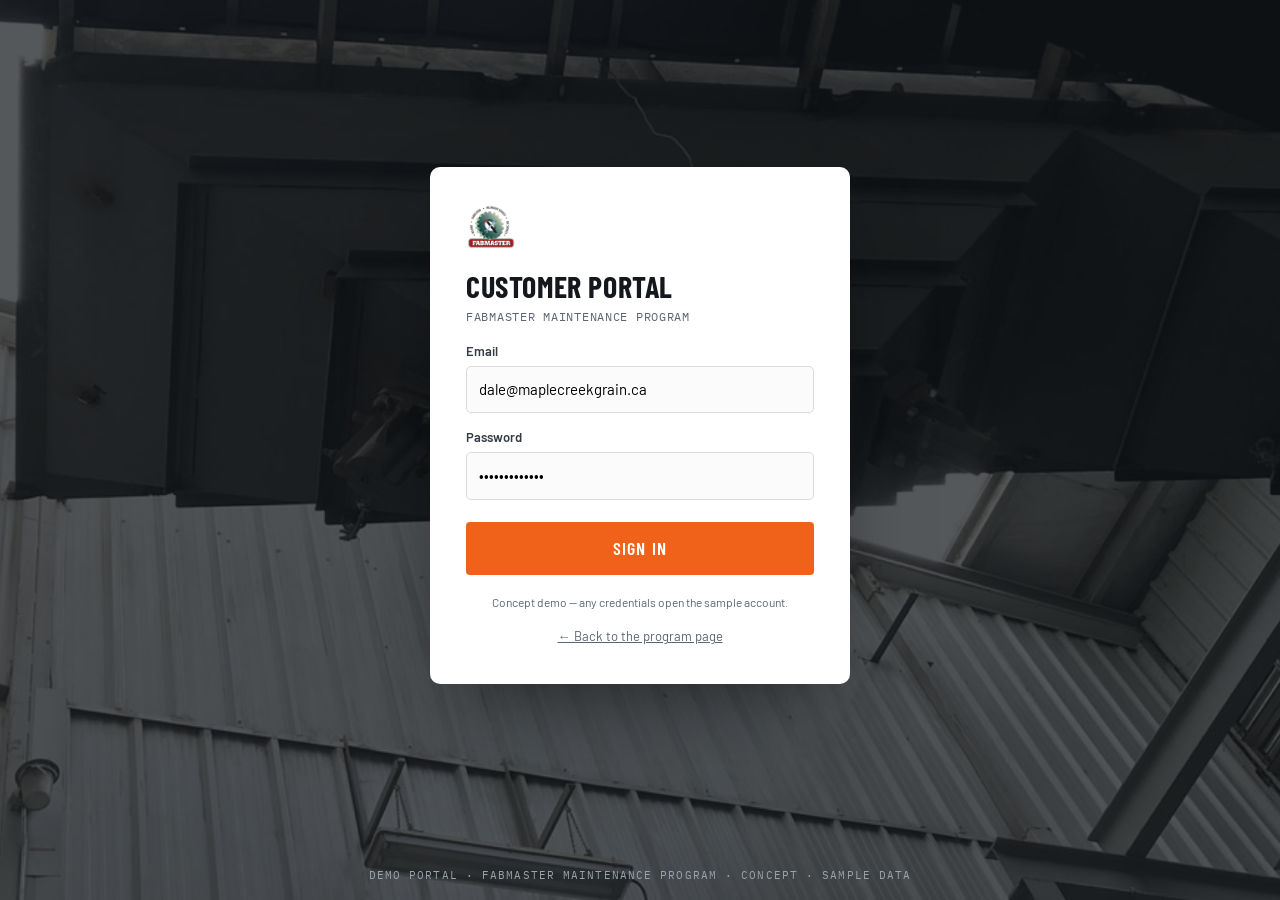
<file: portal/index.html>
<!DOCTYPE html>
<html lang="en">
<head>
<meta charset="UTF-8">
<meta name="viewport" content="width=device-width, initial-scale=1.0">
<title>Sign in — Fabmaster Customer Portal</title>
<meta name="robots" content="noindex">
<link rel="icon" href="../favicon.svg" type="image/svg+xml">
<link rel="preconnect" href="https://fonts.googleapis.com">
<link rel="preconnect" href="https://fonts.gstatic.com" crossorigin>
<link href="https://fonts.googleapis.com/css2?family=Barlow+Condensed:wght@500;600;700&family=Barlow:wght@400;500;600&family=IBM+Plex+Mono:wght@500;600&display=swap" rel="stylesheet">
<link rel="stylesheet" href="portal.css">
</head>
<body class="login-body">
<div class="login-hero" aria-hidden="true"></div>
<div class="login-wrap">
  <form class="login-card" action="assets.html" method="get">
    <img src="../images/Fabmaster-Logo-New.jpg" alt="Fabmaster Welding">
    <h1>Customer Portal</h1>
    <span class="p-kicker">Fabmaster Maintenance Program</span>
    <label for="login-email">Email</label>
    <input type="email" id="login-email" value="dale@maplecreekgrain.ca" autocomplete="email">
    <label for="login-password">Password</label>
    <input type="password" id="login-password" value="demo-password" autocomplete="current-password">
    <button type="submit" class="btn btn-orange">Sign in</button>
    <p class="login-fine">Concept demo — any credentials open the sample account.</p>
    <a class="login-back" href="../index.html">&larr; Back to the program page</a>
  </form>
</div>
<footer class="p-foot mono">Demo portal &middot; Fabmaster Maintenance Program &middot; Concept &middot; Sample data</footer>
</body>
</html>
</file>
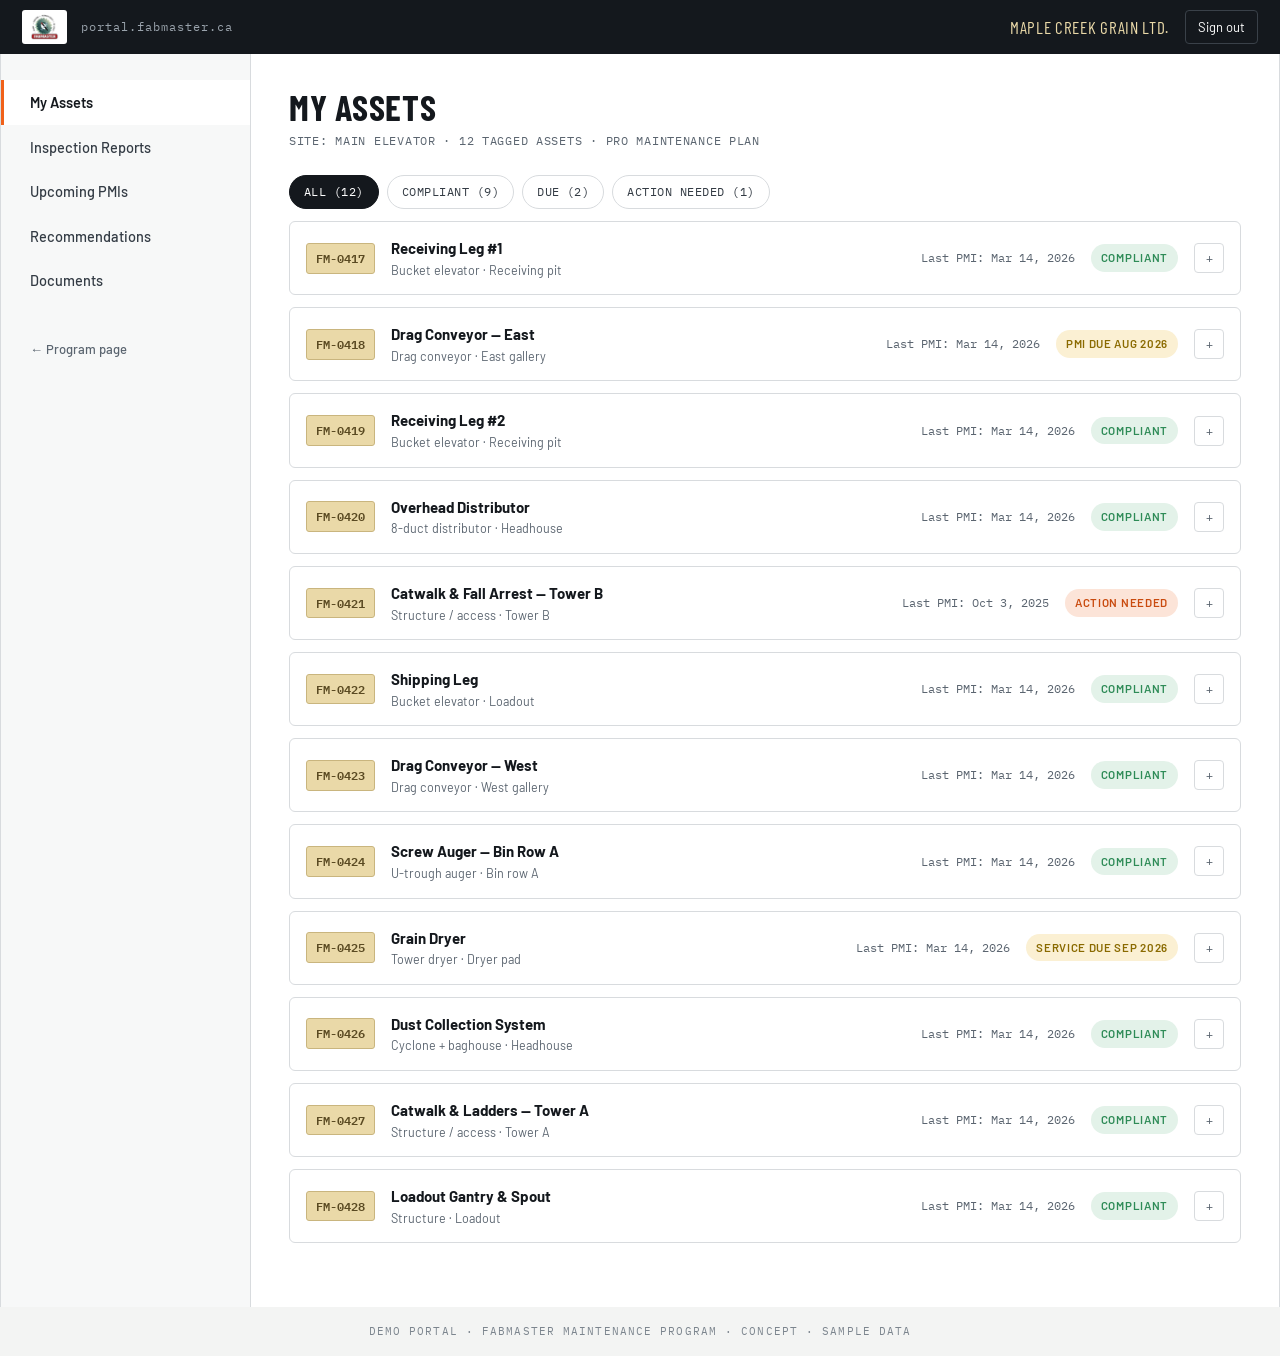
<file: portal/assets.html>
<!DOCTYPE html>
<html lang="en">
<head>
<meta charset="UTF-8">
<meta name="viewport" content="width=device-width, initial-scale=1.0">
<title>My Assets — Fabmaster Customer Portal</title>
<meta name="robots" content="noindex">
<link rel="icon" href="../favicon.svg" type="image/svg+xml">
<link rel="preconnect" href="https://fonts.googleapis.com">
<link rel="preconnect" href="https://fonts.gstatic.com" crossorigin>
<link href="https://fonts.googleapis.com/css2?family=Barlow+Condensed:wght@500;600;700&family=Barlow:wght@400;500;600&family=IBM+Plex+Mono:wght@500;600&display=swap" rel="stylesheet">
<link rel="stylesheet" href="portal.css">
</head>
<body>
<header class="p-top">
  <div class="p-brand"><img src="../images/Fabmaster-Logo-New.jpg" alt="Fabmaster Welding"><span class="mono">portal.fabmaster.ca</span></div>
  <div class="p-user"><span class="p-cust">Maple Creek Grain Ltd.</span><a class="p-signout" href="index.html">Sign out</a></div>
</header>
<div class="p-shell">
  <nav class="p-nav" aria-label="Portal sections">
    <a class="on" href="assets.html">My Assets</a>
    <a href="reports.html">Inspection Reports</a>
    <a href="schedule.html">Upcoming PMIs</a>
    <a href="recommendations.html">Recommendations</a>
    <a href="documents.html">Documents</a>
    <a class="p-back" href="../index.html">&larr; Program page</a>
  </nav>
  <main class="p-main">
    <h1>My Assets</h1>
    <span class="p-kicker">Site: Main Elevator &middot; 12 tagged assets &middot; Pro Maintenance Plan</span>
    <div id="content"></div>
    <noscript><p>This demo portal renders its sample data with JavaScript — please enable it.</p></noscript>
  </main>
</div>
<footer class="p-foot mono">Demo portal &middot; Fabmaster Maintenance Program &middot; Concept &middot; Sample data</footer>
<script src="data.js"></script>
<script src="portal.js"></script>
<script>
  (function () {
    var content = document.getElementById('content');

    var filters = [
      { key: 'all', label: 'All' },
      { key: 'ok', label: 'Compliant' },
      { key: 'due', label: 'Due' },
      { key: 'overdue', label: 'Action needed' }
    ];

    function countFor(key) {
      if (key === 'all') return PORTAL.assets.length;
      return PORTAL.assets.filter(function (a) { return a.status === key; }).length;
    }

    // The report from this asset's most recent PMI (exact date match), else
    // the newest report on or before it, else the newest on file.
    function reportForAsset(a) {
      var sorted = PORTAL.reports.slice().sort(function (x, y) { return y.date.localeCompare(x.date); });
      var exact = sorted.filter(function (r) { return r.date === a.lastPMI; })[0];
      if (exact) return exact;
      var onOrBefore = sorted.filter(function (r) { return r.date <= a.lastPMI; })[0];
      return onOrBefore || sorted[0];
    }

    var filterHtml = '<div class="p-filters" role="group" aria-label="Filter assets by status">' +
      filters.map(function (f) {
        var on = f.key === 'all';
        return '<button type="button" data-filter="' + f.key + '"' +
          (on ? ' class="on"' : '') +
          ' aria-pressed="' + on + '">' + f.label + ' (' + countFor(f.key) + ')</button>';
      }).join('') +
      '</div>';

    var rowsHtml = PORTAL.assets.map(function (a) {
      var rep = reportForAsset(a);
      var detail =
        '<div class="asset-detail" id="detail-' + a.id + '" style="display:none">' +
          '<div><span class="lbl">Next PMI</span>' + a.nextPMI + '</div>' +
          '<div><span class="lbl">Area</span>' + a.area + '</div>' +
          '<div><span class="lbl">Baseline tagged</span>Oct 17, 2024</div>' +
          '<div><span class="lbl">Note</span>' + a.note + '</div>' +
          (a.openRec
            ? '<div><span class="lbl">Recommendation</span><a href="recommendations.html#' + a.openRec + '">Open recommendation ' + a.openRec + ' &rarr;</a></div>'
            : '') +
          '<div><span class="lbl">Latest report</span><a href="report.html?id=' + encodeURIComponent(rep.id) + '&asset=' + encodeURIComponent(a.id) + '">' + rep.id + ' &rarr;</a></div>' +
        '</div>';

      return '<div class="asset-row" data-status="' + a.status + '">' +
        '<span class="asset-id">' + a.id + '</span>' +
        '<div><b>' + a.name + '</b><small>' + a.type + ' &middot; ' + a.area + '</small></div>' +
        '<span class="last">Last PMI: ' + formatDate(a.lastPMI) + '</span>' +
        pill(a.status, a.statusLabel) +
        '<button type="button" class="a-toggle" aria-expanded="false" aria-controls="detail-' + a.id +
          '" aria-label="Show details for ' + a.id + '">+</button>' +
        detail +
      '</div>';
    }).join('');

    content.innerHTML = filterHtml + rowsHtml;

    content.addEventListener('click', function (e) {
      // Status filter buttons
      var btn = e.target.closest('.p-filters button');
      if (btn) {
        var key = btn.getAttribute('data-filter');
        content.querySelectorAll('.p-filters button').forEach(function (b) {
          var active = b === btn;
          b.classList.toggle('on', active);
          b.setAttribute('aria-pressed', active ? 'true' : 'false');
        });
        content.querySelectorAll('.asset-row').forEach(function (row) {
          var show = key === 'all' || row.getAttribute('data-status') === key;
          row.style.display = show ? '' : 'none';
        });
        return;
      }

      // Expand / collapse asset details
      var tog = e.target.closest('.a-toggle');
      if (tog) {
        var open = tog.getAttribute('aria-expanded') === 'true';
        var det = document.getElementById(tog.getAttribute('aria-controls'));
        var id = tog.getAttribute('aria-controls').replace('detail-', '');
        tog.setAttribute('aria-expanded', open ? 'false' : 'true');
        tog.textContent = open ? '+' : '−';
        tog.setAttribute('aria-label', (open ? 'Show' : 'Hide') + ' details for ' + id);
        if (det) det.style.display = open ? 'none' : '';
      }
    });
  })();
</script>
</body>
</html>
</file>
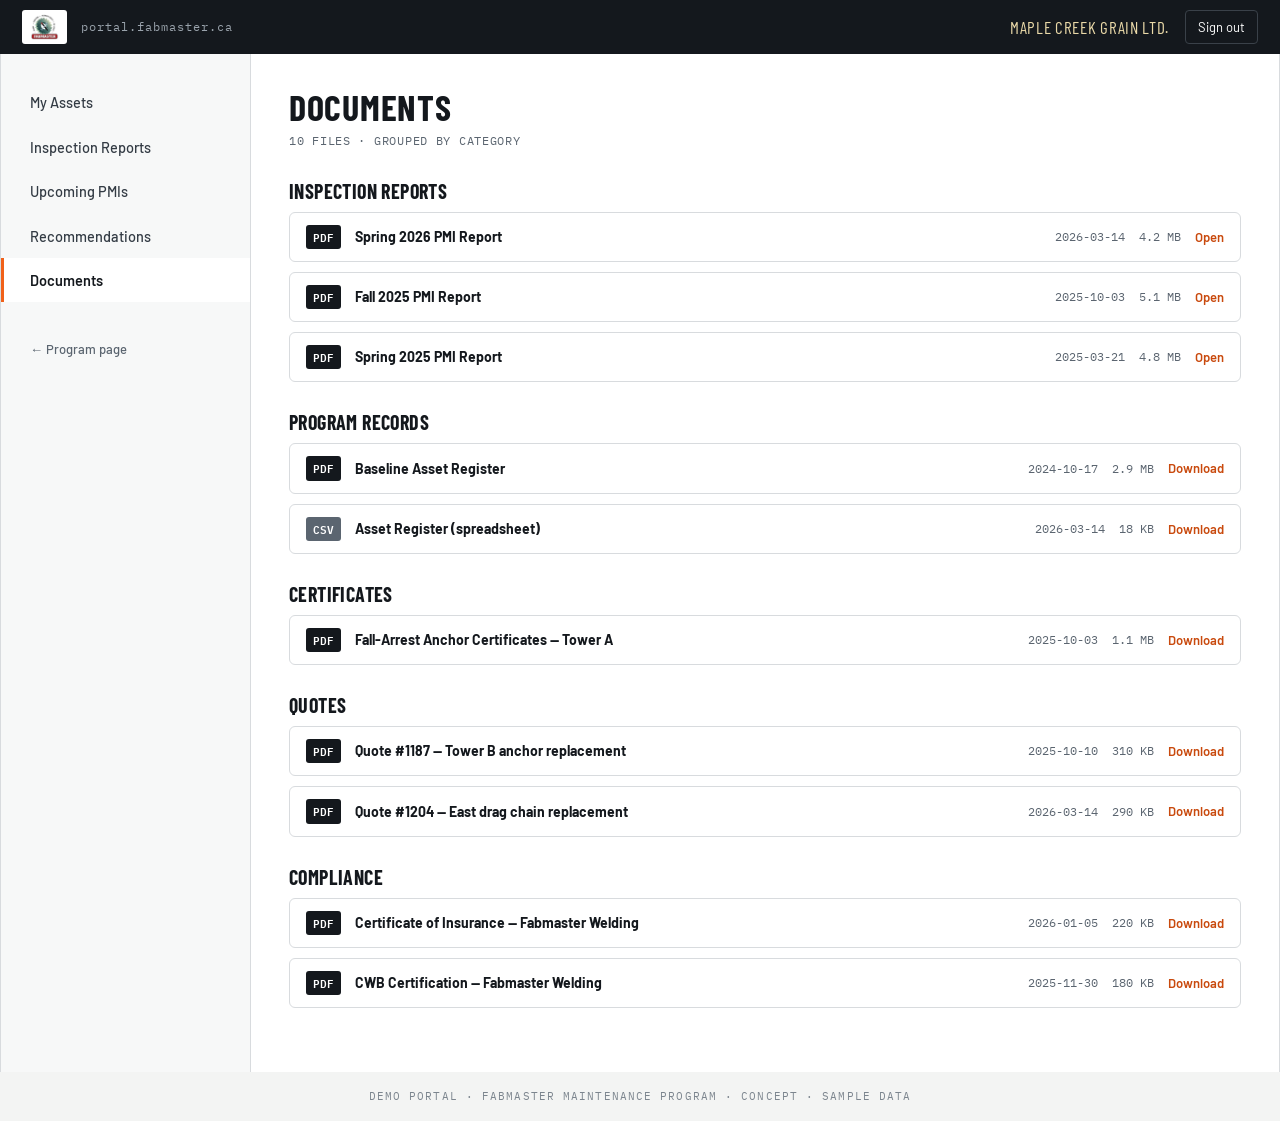
<file: portal/documents.html>
<!DOCTYPE html>
<html lang="en">
<head>
<meta charset="UTF-8">
<meta name="viewport" content="width=device-width, initial-scale=1.0">
<title>Documents — Fabmaster Customer Portal</title>
<meta name="robots" content="noindex">
<link rel="icon" href="../favicon.svg" type="image/svg+xml">
<link rel="preconnect" href="https://fonts.googleapis.com">
<link rel="preconnect" href="https://fonts.gstatic.com" crossorigin>
<link href="https://fonts.googleapis.com/css2?family=Barlow+Condensed:wght@500;600;700&family=Barlow:wght@400;500;600&family=IBM+Plex+Mono:wght@500;600&display=swap" rel="stylesheet">
<link rel="stylesheet" href="portal.css">
</head>
<body>
<header class="p-top">
  <div class="p-brand"><img src="../images/Fabmaster-Logo-New.jpg" alt="Fabmaster Welding"><span class="mono">portal.fabmaster.ca</span></div>
  <div class="p-user"><span class="p-cust">Maple Creek Grain Ltd.</span><a class="p-signout" href="index.html">Sign out</a></div>
</header>
<div class="p-shell">
  <nav class="p-nav" aria-label="Portal sections">
    <a href="assets.html">My Assets</a>
    <a href="reports.html">Inspection Reports</a>
    <a href="schedule.html">Upcoming PMIs</a>
    <a href="recommendations.html">Recommendations</a>
    <a class="on" href="documents.html">Documents</a>
    <a class="p-back" href="../index.html">&larr; Program page</a>
  </nav>
  <main class="p-main">
    <h1>Documents</h1>
    <span class="p-kicker">10 files &middot; Grouped by category</span>
    <div id="content"></div>
    <noscript><p>This demo portal renders its sample data with JavaScript — please enable it.</p></noscript>
  </main>
</div>
<footer class="p-foot mono">Demo portal &middot; Fabmaster Maintenance Program &middot; Concept &middot; Sample data</footer>
<script src="data.js"></script>
<script src="portal.js"></script>
<script>
  // Group documents by category, keeping categories in first-appearance order.
  (function () {
    var groups = PORTAL.documents.reduce(function (acc, doc) {
      if (!acc.byCat[doc.category]) {
        acc.byCat[doc.category] = [];
        acc.order.push(doc.category);
      }
      acc.byCat[doc.category].push(doc);
      return acc;
    }, { byCat: {}, order: [] });

    function docRow(doc) {
      var typeClass = doc.type === 'CSV' ? 'doc-type csv' : 'doc-type';
      // Inspection-report files open the real printable report; everything
      // else is honestly stubbed (those artifacts aren't built in the demo).
      var action = doc.reportId
        ? '<a class="doc-dl" href="report.html?id=' + encodeURIComponent(doc.reportId) + '">Open</a>'
        : '<a class="doc-dl" href="#" data-demo="Demo portal — this file isn\'t included in the concept. Inspection reports open as printable PDFs.">Download</a>';
      return '<div class="doc-row">' +
        '<span class="' + typeClass + '">' + doc.type + '</span>' +
        '<b>' + doc.name + '</b>' +
        '<span class="mono">' + doc.date + '</span>' +
        '<span class="mono">' + doc.size + '</span>' +
        action +
        '</div>';
    }

    var html = groups.order.map(function (cat) {
      return '<h2 class="doc-cat">' + cat + '</h2>' +
        groups.byCat[cat].map(docRow).join('');
    }).join('');

    document.getElementById('content').innerHTML = html;
  })();
</script>
</body>
</html>
</file>
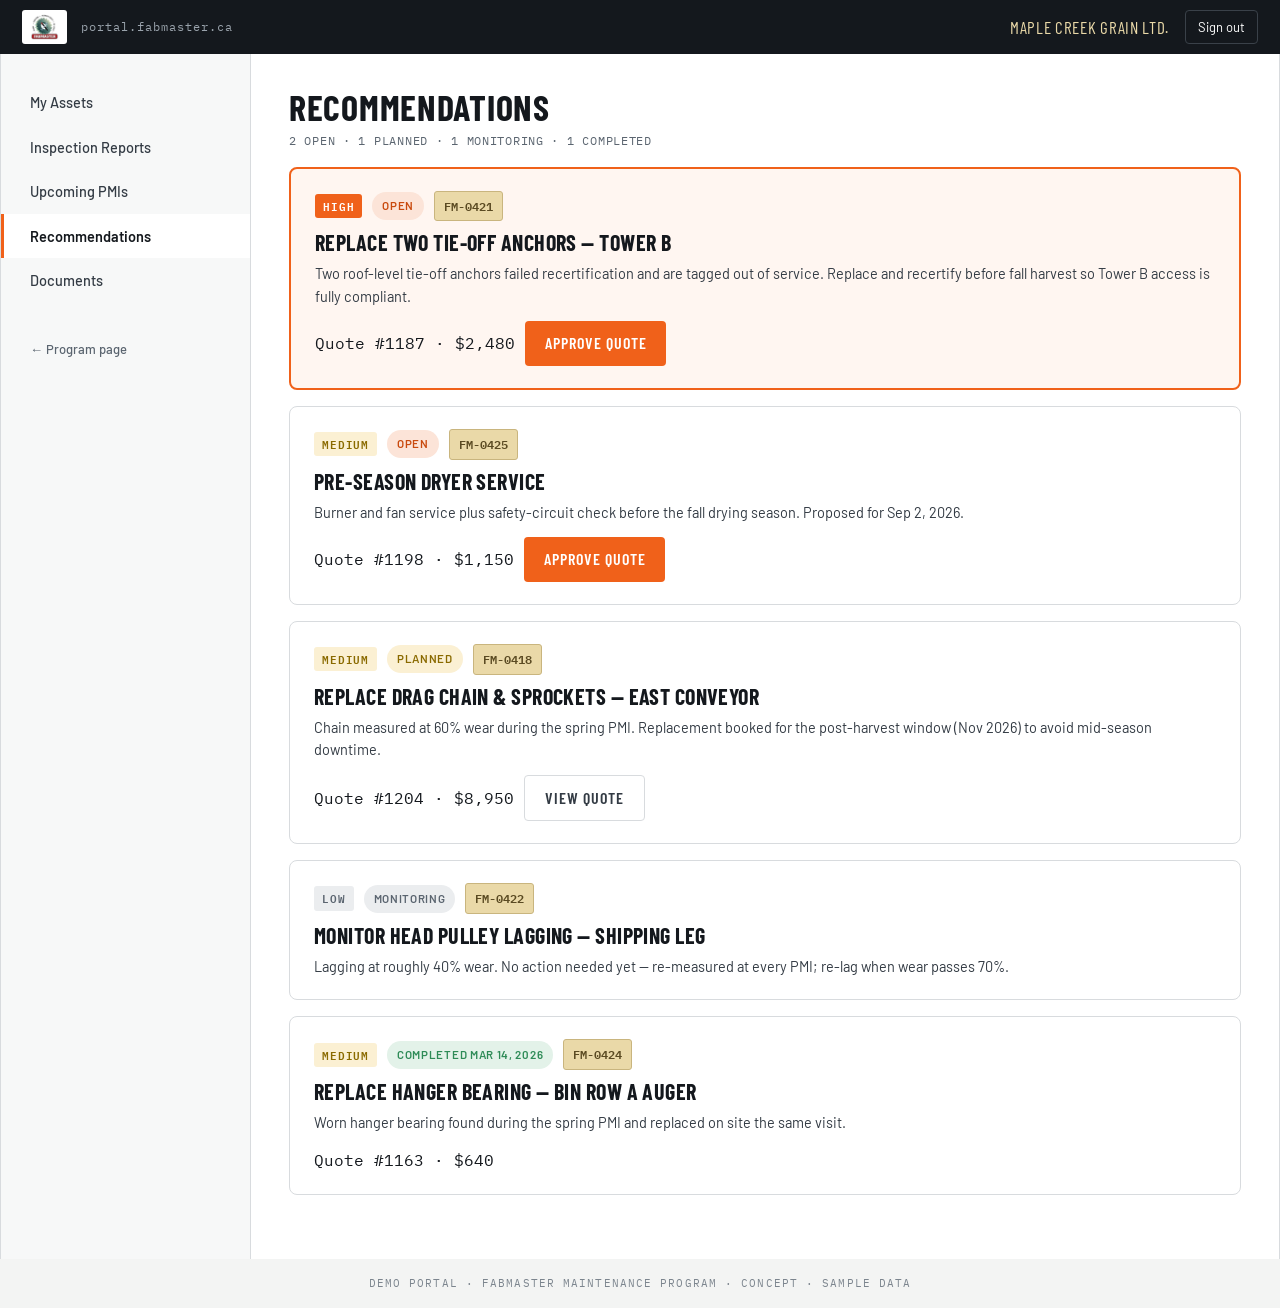
<file: portal/recommendations.html>
<!DOCTYPE html>
<html lang="en">
<head>
<meta charset="UTF-8">
<meta name="viewport" content="width=device-width, initial-scale=1.0">
<title>Recommendations — Fabmaster Customer Portal</title>
<meta name="robots" content="noindex">
<link rel="icon" href="../favicon.svg" type="image/svg+xml">
<link rel="preconnect" href="https://fonts.googleapis.com">
<link rel="preconnect" href="https://fonts.gstatic.com" crossorigin>
<link href="https://fonts.googleapis.com/css2?family=Barlow+Condensed:wght@500;600;700&family=Barlow:wght@400;500;600&family=IBM+Plex+Mono:wght@500;600&display=swap" rel="stylesheet">
<link rel="stylesheet" href="portal.css">
<style>
  .rec-meta{display:flex;align-items:center;gap:10px;flex-wrap:wrap;margin-bottom:10px;}
  .rec-meta a{text-decoration:none;}
  .p-card h2{margin-top:2px;}
</style>
</head>
<body>
<header class="p-top">
  <div class="p-brand"><img src="../images/Fabmaster-Logo-New.jpg" alt="Fabmaster Welding"><span class="mono">portal.fabmaster.ca</span></div>
  <div class="p-user"><span class="p-cust">Maple Creek Grain Ltd.</span><a class="p-signout" href="index.html">Sign out</a></div>
</header>
<div class="p-shell">
  <nav class="p-nav" aria-label="Portal sections">
    <a href="assets.html">My Assets</a>
    <a href="reports.html">Inspection Reports</a>
    <a href="schedule.html">Upcoming PMIs</a>
    <a class="on" href="recommendations.html">Recommendations</a>
    <a href="documents.html">Documents</a>
    <a class="p-back" href="../index.html">&larr; Program page</a>
  </nav>
  <main class="p-main">
    <h1>Recommendations</h1>
    <span class="p-kicker">2 open &middot; 1 planned &middot; 1 monitoring &middot; 1 completed</span>
    <div id="content"></div>
    <noscript><p>This demo portal renders its sample data with JavaScript — please enable it.</p></noscript>
  </main>
</div>
<footer class="p-foot mono">Demo portal &middot; Fabmaster Maintenance Program &middot; Concept &middot; Sample data</footer>
<script src="data.js"></script>
<script src="portal.js"></script>
<script>
  // Render one card per recommendation, straight from the PORTAL data.
  (function () {
    var STUB = 'Demo portal — quote approvals go through Fabmaster in this concept.';

    function statusPill(rec) {
      if (rec.status === 'open') return pill('overdue', 'Open');
      if (rec.status === 'planned') return pill('due', 'Planned');
      if (rec.status === 'monitor') return pill('neutral', 'Monitoring');
      if (rec.status === 'completed') {
        return pill('ok', rec.completed ? 'Completed ' + formatDate(rec.completed) : 'Completed');
      }
      return pill('neutral', rec.status);
    }

    function sevLabel(sev) {
      return sev.charAt(0).toUpperCase() + sev.slice(1);
    }

    function card(rec) {
      var callout = (rec.status === 'open' && rec.severity === 'high') ? ' p-callout' : '';
      var asset = assetById(rec.asset);

      var html = '<div class="p-card' + callout + '" id="' + rec.id + '">';
      html += '<div class="rec-meta">';
      html += '<span class="sev ' + rec.severity + '">' + sevLabel(rec.severity) + '</span>';
      html += statusPill(rec);
      html += '<a href="assets.html" title="' + (asset ? asset.name : rec.asset) + ' — see My Assets"><span class="asset-id">' + rec.asset + '</span></a>';
      html += '</div>';
      html += '<h2>' + rec.title + '</h2>';
      html += '<p>' + rec.detail + '</p>';

      var actions = '';
      if (rec.amount) {
        actions += '<span class="mono">Quote ' + rec.quote + ' &middot; ' + rec.amount + '</span>';
      }
      if (rec.action === 'Approve quote') {
        actions += '<button type="button" class="btn btn-orange" data-demo="' + STUB + '">Approve quote</button>';
      } else if (rec.action === 'View quote') {
        actions += '<button type="button" class="btn btn-line" data-demo="' + STUB + '">View quote</button>';
      }
      if (actions) html += '<div class="p-actions">' + actions + '</div>';

      html += '</div>';
      return html;
    }

    document.getElementById('content').innerHTML =
      PORTAL.recommendations.map(card).join('');
  })();
</script>
</body>
</html>
</file>
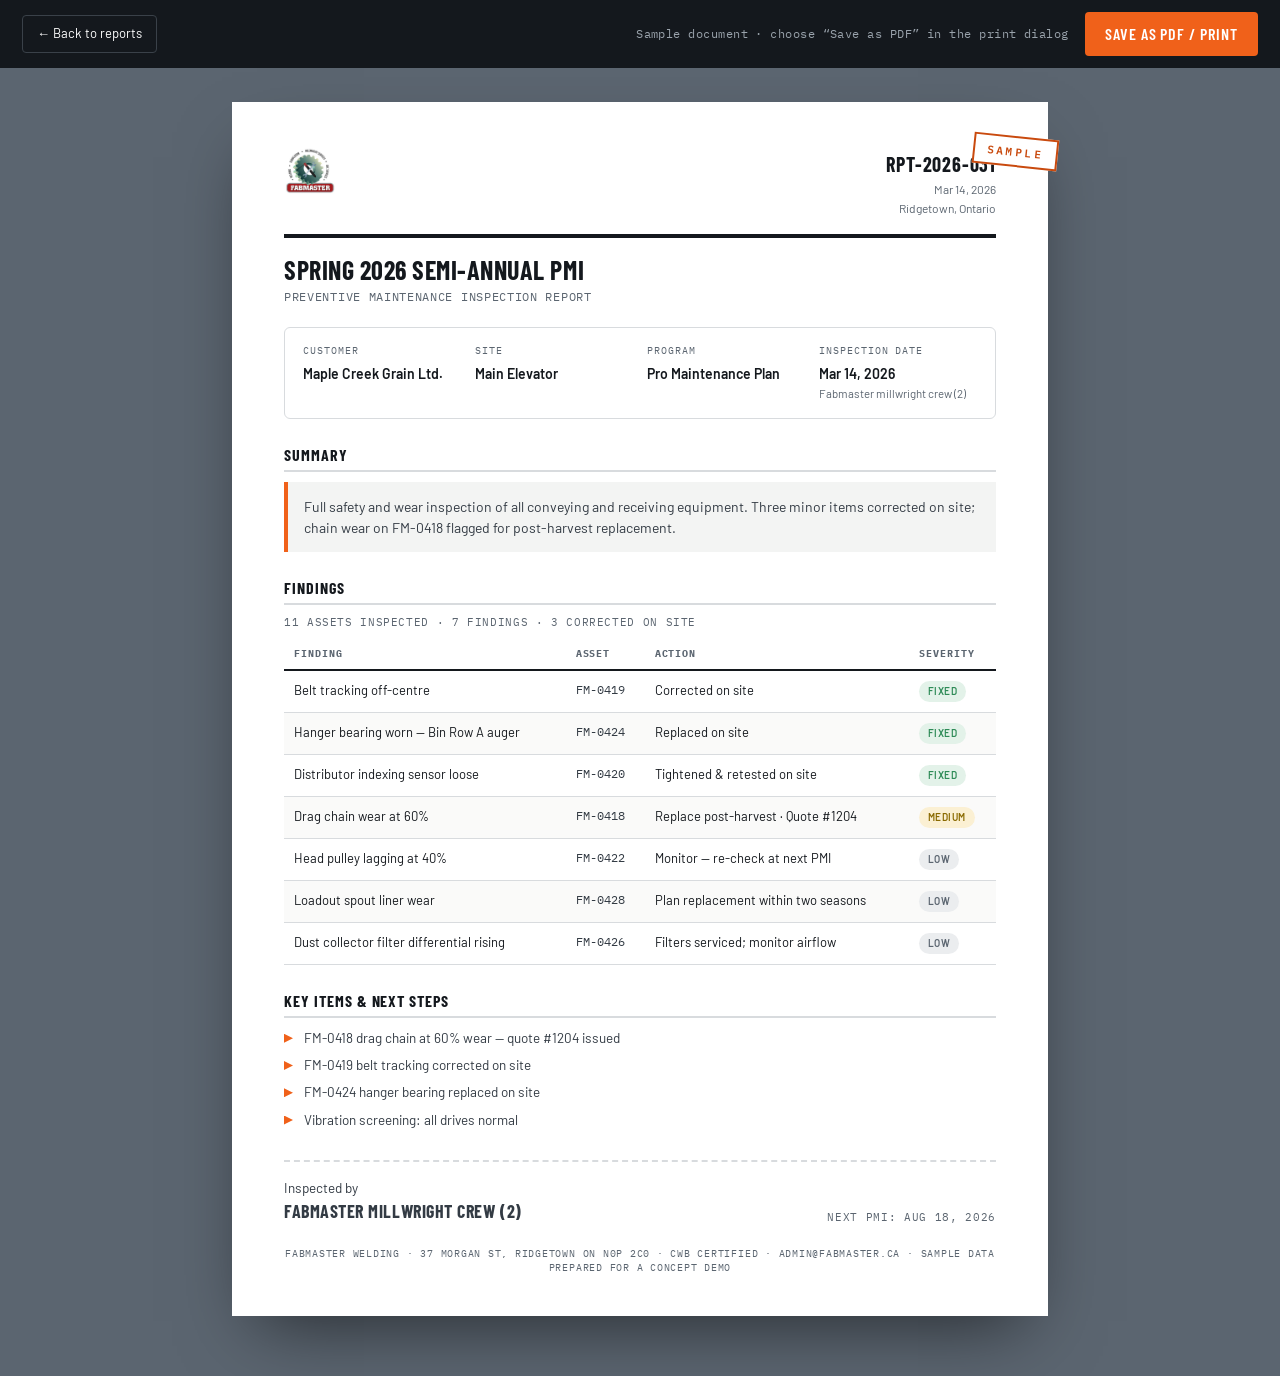
<file: portal/report.html>
<!DOCTYPE html>
<html lang="en">
<head>
<meta charset="UTF-8">
<meta name="viewport" content="width=device-width, initial-scale=1.0">
<title>Inspection Report — Fabmaster Customer Portal</title>
<meta name="robots" content="noindex">
<link rel="icon" href="../favicon.svg" type="image/svg+xml">
<link rel="preconnect" href="https://fonts.googleapis.com">
<link rel="preconnect" href="https://fonts.gstatic.com" crossorigin>
<link href="https://fonts.googleapis.com/css2?family=Barlow+Condensed:wght@500;600;700&family=Barlow:wght@400;500;600&family=IBM+Plex+Mono:wght@500;600&display=swap" rel="stylesheet">
<link rel="stylesheet" href="report.css">
</head>
<body>

<div class="doc-toolbar" role="toolbar" aria-label="Report actions">
  <a class="tb-back" href="reports.html">&larr; Back to reports</a>
  <div class="tb-actions">
    <span class="tb-hint mono">Sample document &middot; choose &ldquo;Save as PDF&rdquo; in the print dialog</span>
    <button class="btn btn-orange" id="printBtn" type="button">Save as PDF / Print</button>
  </div>
</div>

<main class="doc-wrap">
  <article class="doc" id="doc" aria-label="Inspection report">
    <noscript><p style="text-align:center;padding:40px">This report renders from sample data with JavaScript. Please enable it, or <a href="reports.html">return to the portal</a>.</p></noscript>
  </article>
</main>

<script src="data.js"></script>
<script src="portal.js"></script>
<script>
  (function () {
    var doc = document.getElementById('doc');

    // ----- which report? -----
    var params = new URLSearchParams(window.location.search);
    var wantId = params.get('id');
    var highlightAsset = params.get('asset');

    var byDateDesc = PORTAL.reports.slice().sort(function (a, b) {
      return b.date.localeCompare(a.date);
    });
    var byDateAsc = PORTAL.reports.slice().sort(function (a, b) {
      return a.date.localeCompare(b.date);
    });

    var report = wantId
      ? PORTAL.reports.filter(function (r) { return r.id === wantId; })[0]
      : byDateDesc[0];

    // ----- report not found -----
    if (!report) {
      doc.className = 'rp-missing';
      doc.innerHTML =
        '<h1>Report not found</h1>' +
        '<p>No report matches &ldquo;' + escapeHtml(wantId || '') + '&rdquo; in this sample account.</p>' +
        '<p style="margin-top:14px"><a href="reports.html">&larr; Back to inspection reports</a></p>';
      document.title = 'Report not found — Fabmaster Customer Portal';
      return;
    }

    // ----- helpers -----
    var SEV = {
      fixed:  { cls: 'ok',       label: 'Fixed' },
      low:    { cls: 'neutral',  label: 'Low' },
      medium: { cls: 'due',      label: 'Medium' },
      high:   { cls: 'overdue',  label: 'Action' }
    };

    function escapeHtml(s) {
      return String(s).replace(/[&<>"]/g, function (c) {
        return { '&': '&amp;', '<': '&lt;', '>': '&gt;', '"': '&quot;' }[c];
      });
    }

    // Next PMI = the next report on file after this one; for the most recent
    // report there is none yet, so fall back to the upcoming confirmed visit.
    function nextPmi() {
      var idx = byDateAsc.findIndex(function (r) { return r.id === report.id; });
      if (idx > -1 && idx < byDateAsc.length - 1) {
        return formatDate(byDateAsc[idx + 1].date);
      }
      var confirmed = PORTAL.pmis.filter(function (p) { return p.status === 'confirmed'; })[0];
      return confirmed ? confirmed.when : '—';
    }

    // Counts derived from the lines so the header and the table can never
    // disagree, whatever the data says.
    var lines = report.lines || [];
    var findingsCount = lines.length;
    var correctedCount = lines.filter(function (l) { return l.sev === 'fixed'; }).length;

    var cust = PORTAL.customer;

    // ----- findings rows -----
    var rows = lines.map(function (l) {
      var sev = SEV[l.sev] || SEV.low;
      var hot = highlightAsset && l.asset === highlightAsset ? ' style="background:#FFF6F1"' : '';
      return '<tr' + hot + '>' +
        '<td>' + escapeHtml(l.finding) + '</td>' +
        '<td class="asset">' + escapeHtml(l.asset) + '</td>' +
        '<td>' + escapeHtml(l.action) + '</td>' +
        '<td><span class="pill ' + sev.cls + '">' + sev.label + '</span></td>' +
      '</tr>';
    }).join('');

    var highlights = (report.highlights || []).map(function (h) {
      return '<li>' + escapeHtml(h) + '</li>';
    }).join('');

    // ----- render -----
    doc.innerHTML =
      '<span class="doc-stamp mono">SAMPLE</span>' +

      '<div class="rp-head">' +
        '<img src="../images/Fabmaster-Logo-New.jpg" alt="Fabmaster Welding">' +
        '<div class="rp-id"><b>' + escapeHtml(report.id) + '</b>' + formatDate(report.date) + '<br>Ridgetown, Ontario</div>' +
      '</div>' +

      '<h1 class="rp-title">' + escapeHtml(report.title) + '</h1>' +
      '<div class="rp-sub">Preventive Maintenance Inspection Report</div>' +

      '<div class="rp-meta">' +
        '<div><span class="lbl">Customer</span><span class="val">' + escapeHtml(cust.name) + '</span></div>' +
        '<div><span class="lbl">Site</span><span class="val">' + escapeHtml(cust.site) + '</span></div>' +
        '<div><span class="lbl">Program</span><span class="val">' + escapeHtml(cust.program) + '</span></div>' +
        '<div><span class="lbl">Inspection date</span><span class="val">' + formatDate(report.date) + '<small>' + escapeHtml(report.crew) + '</small></span></div>' +
      '</div>' +

      '<h2 class="rp-h">Summary</h2>' +
      '<p class="rp-summary">' + escapeHtml(report.summary) + '</p>' +

      '<h2 class="rp-h">Findings</h2>' +
      '<p class="rp-count">' + report.assetsInspected + ' assets inspected &middot; ' + findingsCount + ' findings &middot; ' + correctedCount + ' corrected on site</p>' +
      '<table class="rp-table">' +
        '<thead><tr>' +
          '<th scope="col">Finding</th><th scope="col">Asset</th><th scope="col">Action</th><th scope="col">Severity</th>' +
        '</tr></thead>' +
        '<tbody>' + rows + '</tbody>' +
      '</table>' +

      (highlights ? '<h2 class="rp-h">Key items &amp; next steps</h2><ul class="rp-list">' + highlights + '</ul>' : '') +

      '<div class="rp-sign">' +
        '<div class="sig-name">Inspected by<b>' + escapeHtml(report.crew) + '</b></div>' +
        '<div class="sig-next">NEXT PMI: ' + nextPmi().toUpperCase() + '</div>' +
      '</div>' +

      '<p class="rp-foot">Fabmaster Welding &middot; 37 Morgan St, Ridgetown ON N0P 2C0 &middot; CWB Certified &middot; admin@fabmaster.ca &middot; Sample data prepared for a concept demo</p>';

    document.title = report.id + ' — Fabmaster Inspection Report';

    document.getElementById('printBtn').addEventListener('click', function () {
      window.print();
    });
  })();
</script>
</body>
</html>
</file>
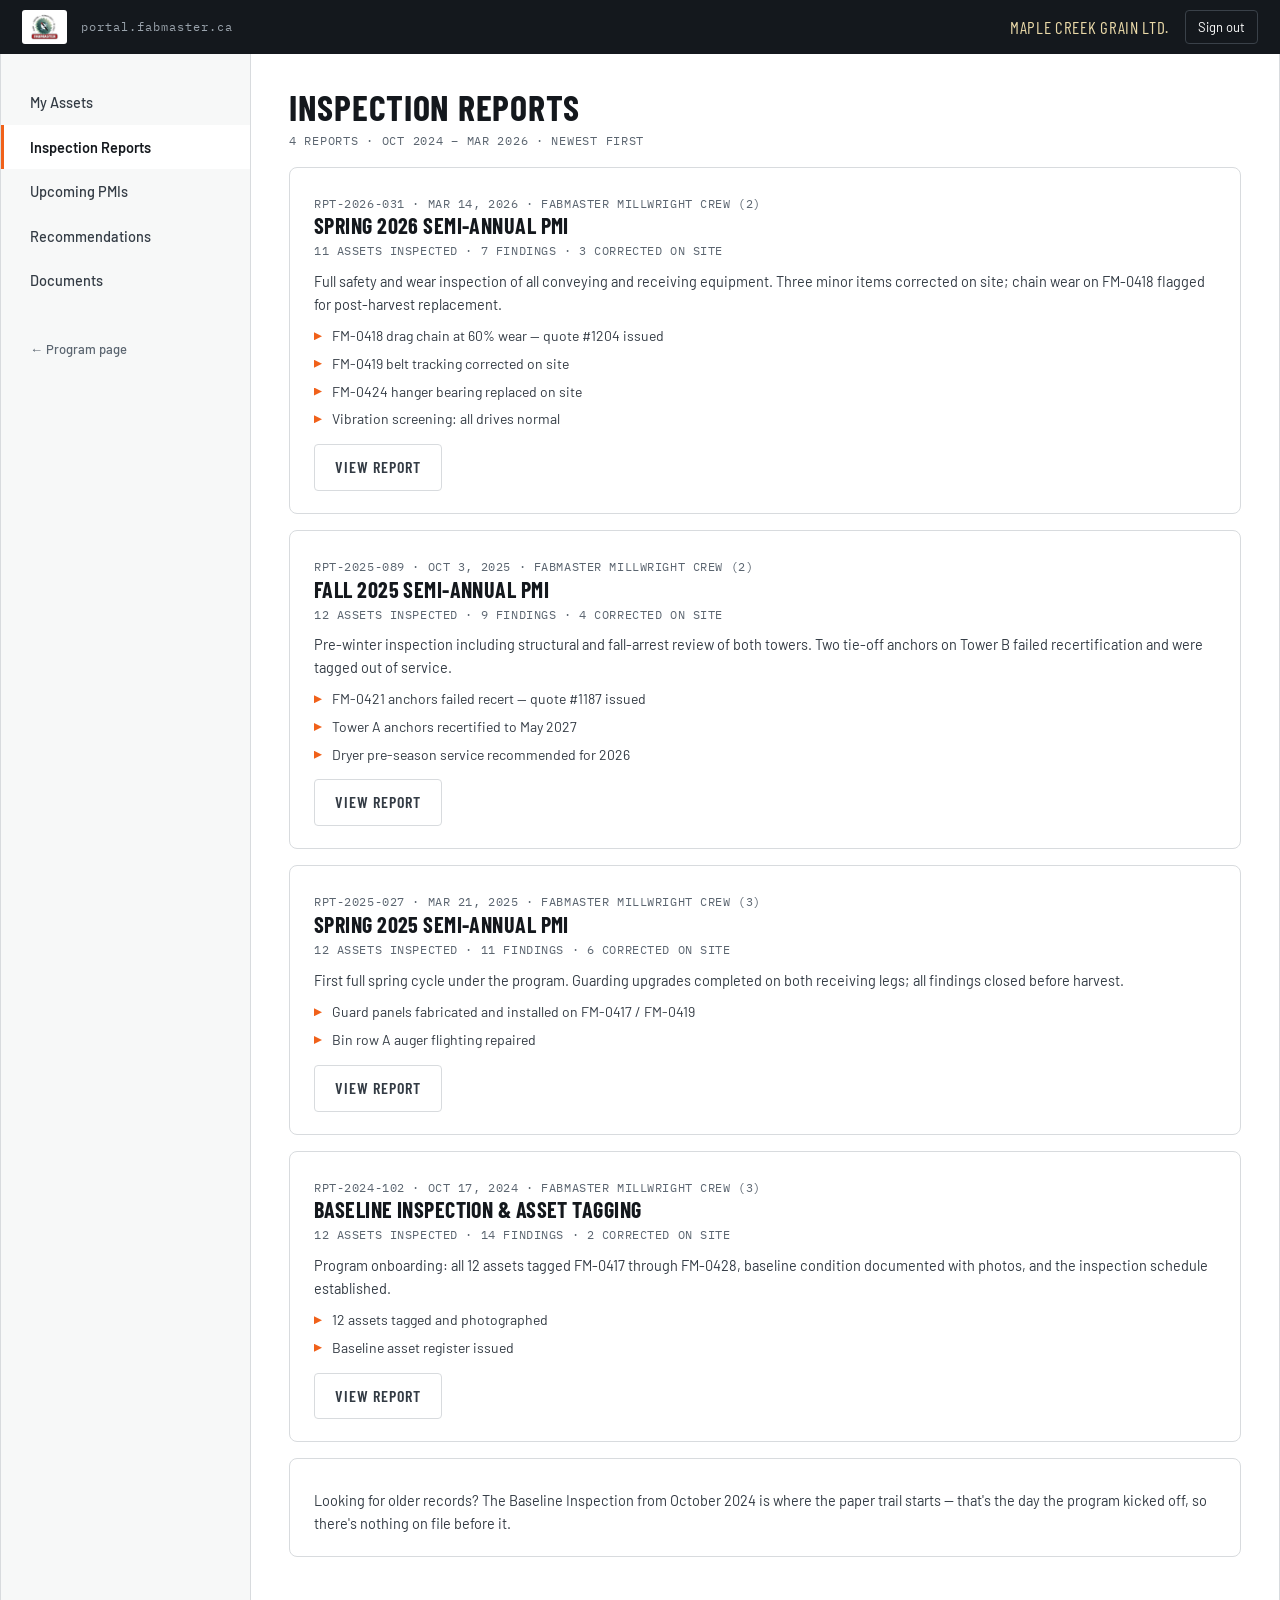
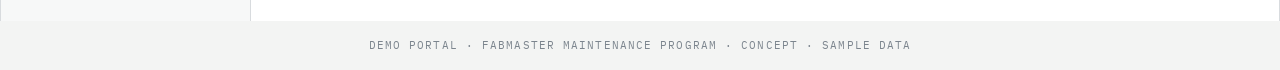
<file: portal/reports.html>
<!DOCTYPE html>
<html lang="en">
<head>
<meta charset="UTF-8">
<meta name="viewport" content="width=device-width, initial-scale=1.0">
<title>Inspection Reports — Fabmaster Customer Portal</title>
<meta name="robots" content="noindex">
<link rel="icon" href="../favicon.svg" type="image/svg+xml">
<link rel="preconnect" href="https://fonts.googleapis.com">
<link rel="preconnect" href="https://fonts.gstatic.com" crossorigin>
<link href="https://fonts.googleapis.com/css2?family=Barlow+Condensed:wght@500;600;700&family=Barlow:wght@400;500;600&family=IBM+Plex+Mono:wght@500;600&display=swap" rel="stylesheet">
<link rel="stylesheet" href="portal.css">
</head>
<body>
<header class="p-top">
  <div class="p-brand"><img src="../images/Fabmaster-Logo-New.jpg" alt="Fabmaster Welding"><span class="mono">portal.fabmaster.ca</span></div>
  <div class="p-user"><span class="p-cust">Maple Creek Grain Ltd.</span><a class="p-signout" href="index.html">Sign out</a></div>
</header>
<div class="p-shell">
  <nav class="p-nav" aria-label="Portal sections">
    <a href="assets.html">My Assets</a>
    <a class="on" href="reports.html">Inspection Reports</a>
    <a href="schedule.html">Upcoming PMIs</a>
    <a href="recommendations.html">Recommendations</a>
    <a href="documents.html">Documents</a>
    <a class="p-back" href="../index.html">&larr; Program page</a>
  </nav>
  <main class="p-main">
    <h1>Inspection Reports</h1>
    <span class="p-kicker">4 reports &middot; Oct 2024 &ndash; Mar 2026 &middot; Newest first</span>
    <div id="content"></div>
    <noscript><p>This demo portal renders its sample data with JavaScript — please enable it.</p></noscript>
  </main>
</div>
<footer class="p-foot mono">Demo portal &middot; Fabmaster Maintenance Program &middot; Concept &middot; Sample data</footer>
<script src="data.js"></script>
<script src="portal.js"></script>
<script>
  (function () {
    // The kicker promises "Newest first" — sort explicitly rather than
    // trusting the array order in data.js. Dates are ISO yyyy-mm-dd
    // strings, so a plain string compare sorts chronologically.
    var reports = PORTAL.reports.slice().sort(function (a, b) {
      return b.date.localeCompare(a.date);
    });

    var html = reports.map(function (r) {
      var highlights = r.highlights.map(function (h) {
        return '<li>' + h + '</li>';
      }).join('');
      return '<div class="p-card">' +
        '<span class="meta">' + r.id + ' &middot; ' + formatDate(r.date) + ' &middot; ' + r.crew + '</span>' +
        '<h2>' + r.title + '</h2>' +
        '<span class="meta">' + r.assetsInspected + ' assets inspected &middot; ' + r.findings + ' findings &middot; ' + r.correctedOnSite + ' corrected on site</span>' +
        '<p>' + r.summary + '</p>' +
        '<ul>' + highlights + '</ul>' +
        '<div class="p-actions">' +
          '<a class="btn btn-line" href="report.html?id=' + encodeURIComponent(r.id) + '">View report</a>' +
        '</div>' +
      '</div>';
    }).join('');

    html += '<div class="p-card">' +
      '<p>Looking for older records? The Baseline Inspection from October 2024 is where the paper trail starts — that\'s the day the program kicked off, so there\'s nothing on file before it.</p>' +
    '</div>';

    document.getElementById('content').innerHTML = html;
  })();
</script>
</body>
</html>
</file>
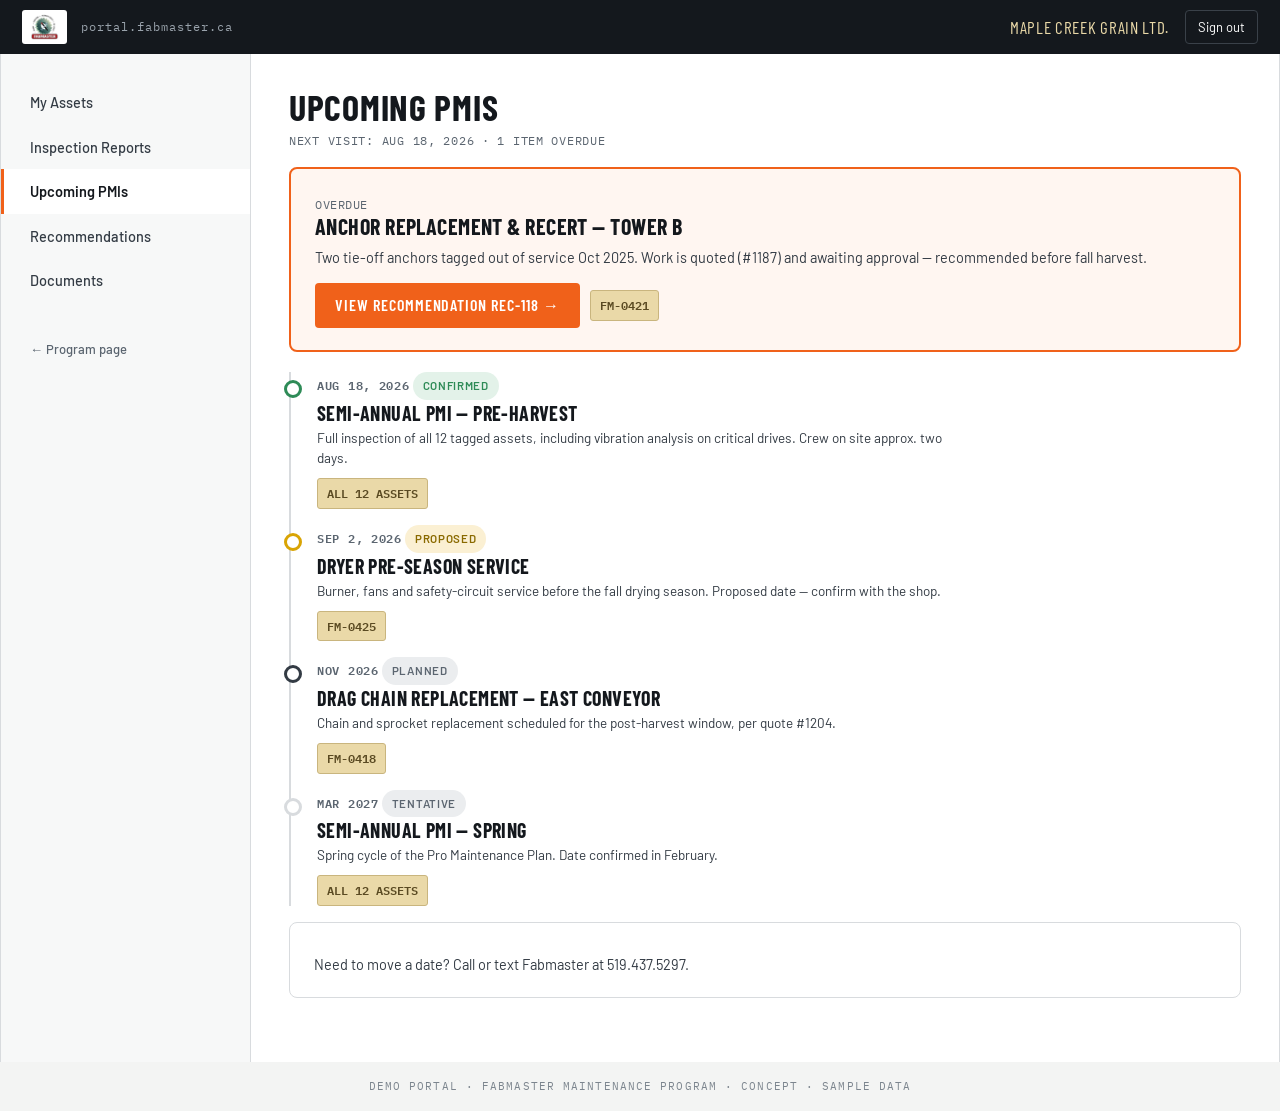
<file: portal/schedule.html>
<!DOCTYPE html>
<html lang="en">
<head>
<meta charset="UTF-8">
<meta name="viewport" content="width=device-width, initial-scale=1.0">
<title>Upcoming PMIs — Fabmaster Customer Portal</title>
<meta name="robots" content="noindex">
<link rel="icon" href="../favicon.svg" type="image/svg+xml">
<link rel="preconnect" href="https://fonts.googleapis.com">
<link rel="preconnect" href="https://fonts.gstatic.com" crossorigin>
<link href="https://fonts.googleapis.com/css2?family=Barlow+Condensed:wght@500;600;700&family=Barlow:wght@400;500;600&family=IBM+Plex+Mono:wght@500;600&display=swap" rel="stylesheet">
<link rel="stylesheet" href="portal.css">
<style>
  /* tiny page-specific tweaks for the timeline entries */
  .p-tl h3{font-size:20px;margin-top:3px;}
  .p-tl .tl-detail{font-size:13.5px;color:var(--steel);margin-top:4px;max-width:640px;}
  .p-tl .tl-chips{display:flex;gap:6px;flex-wrap:wrap;margin-top:9px;}
</style>
</head>
<body>
<header class="p-top">
  <div class="p-brand"><img src="../images/Fabmaster-Logo-New.jpg" alt="Fabmaster Welding"><span class="mono">portal.fabmaster.ca</span></div>
  <div class="p-user"><span class="p-cust">Maple Creek Grain Ltd.</span><a class="p-signout" href="index.html">Sign out</a></div>
</header>
<div class="p-shell">
  <nav class="p-nav" aria-label="Portal sections">
    <a href="assets.html">My Assets</a>
    <a href="reports.html">Inspection Reports</a>
    <a class="on" href="schedule.html">Upcoming PMIs</a>
    <a href="recommendations.html">Recommendations</a>
    <a href="documents.html">Documents</a>
    <a class="p-back" href="../index.html">&larr; Program page</a>
  </nav>
  <main class="p-main">
    <h1>Upcoming PMIs</h1>
    <span class="p-kicker">Next visit: Aug 18, 2026 &middot; 1 item overdue</span>
    <div id="content"></div>
    <noscript><p>This demo portal renders its sample data with JavaScript — please enable it.</p></noscript>
  </main>
</div>
<footer class="p-foot mono">Demo portal &middot; Fabmaster Maintenance Program &middot; Concept &middot; Sample data</footer>
<script src="data.js"></script>
<script src="portal.js"></script>
<script>
  (function () {
    var PILL = {
      confirmed: { cls: 'ok', label: 'Confirmed' },
      proposed:  { cls: 'due', label: 'Proposed' },
      planned:   { cls: 'neutral', label: 'Planned' },
      tentative: { cls: 'neutral', label: 'Tentative' }
    };

    function chips(assets) {
      if (assets === 'all') {
        return '<span class="asset-id">ALL ' + PORTAL.assets.length + ' ASSETS</span>';
      }
      return assets.map(function (id) {
        return '<span class="asset-id">' + id + '</span>';
      }).join('');
    }

    var overdue = PORTAL.pmis.filter(function (p) { return p.status === 'overdue'; });
    var upcoming = PORTAL.pmis.filter(function (p) { return p.status !== 'overdue'; });

    var html = '';

    // Overdue callouts first — they need a decision, not a calendar slot.
    html += overdue.map(function (o) {
      var asset = o.assets === 'all' ? null : assetById(o.assets[0]);
      var rec = asset ? asset.openRec : null;
      return (
        '<div class="p-card p-callout">' +
          '<span class="meta">Overdue</span>' +
          '<h2>' + o.title + '</h2>' +
          '<p>' + o.detail + '</p>' +
          '<div class="p-actions">' +
            (rec ? '<a class="btn btn-orange" href="recommendations.html#' + rec + '">View recommendation ' + rec + ' &rarr;</a>' : '') +
            chips(o.assets) +
          '</div>' +
        '</div>'
      );
    }).join('');

    // Timeline of everything on the books.
    html += '<div class="p-timeline">' + upcoming.map(function (p) {
      var pl = PILL[p.status] || { cls: 'neutral', label: p.status };
      return (
        '<div class="p-tl ' + p.status + '">' +
          '<span class="when">' + p.when + '</span> ' + pill(pl.cls, pl.label) +
          '<h3>' + p.title + '</h3>' +
          '<p class="tl-detail">' + p.detail + '</p>' +
          '<div class="tl-chips">' + chips(p.assets) + '</div>' +
        '</div>'
      );
    }).join('') + '</div>';

    // One-liner for reschedules.
    html += '<div class="p-card"><p>Need to move a date? Call or text ' + PORTAL.customer.rep + '.</p></div>';

    document.getElementById('content').innerHTML = html;
  })();
</script>
</body>
</html>
</file>
<file: css/styles.css>
:root{
  --charcoal:#14181D;
  --steel:#333B44;
  --steel-lt:#5B6570;
  --paper:#F3F4F3;
  --white:#FFFFFF;
  --orange:#F0611A;
  --orange-dk:#C94A0E;
  --tag:#EAD9A8;      /* manila inspection tag */
  --tag-edge:#C9B57E;
  --line:#D8DBDE;
  --ok:#2E8B57;
  --warn:#D9A404;
}
*{margin:0;padding:0;box-sizing:border-box;}
html{scroll-behavior:smooth;}
body{font-family:'Barlow',sans-serif;color:var(--charcoal);background:var(--paper);line-height:1.55;}
img{display:block;max-width:100%;}
h1,h2,h3,.disp{font-family:'Barlow Condensed',sans-serif;text-transform:uppercase;letter-spacing:.02em;line-height:1.05;}
.mono{font-family:'IBM Plex Mono',monospace;}
.wrap{max-width:1120px;margin:0 auto;padding:0 24px;}
a{color:inherit;}
:focus-visible{outline:3px solid var(--orange);outline-offset:2px;}

/* ---------- top bar ---------- */
.bar{background:var(--charcoal);color:#fff;font-size:13px;}
.bar .wrap{display:flex;justify-content:space-between;align-items:center;padding-top:8px;padding-bottom:8px;gap:16px;flex-wrap:wrap;}
.bar .mono{color:#9AA3AC;font-size:12px;}
.bar a{text-decoration:none;color:#fff;}
.bar a:hover{color:var(--orange);}
.bar .contact-lead{color:var(--tag);}

/* ---------- hero ---------- */
.hero{position:relative;color:#fff;background:var(--charcoal);overflow:hidden;}
.hero-img{position:absolute;inset:0;background:url('../images/home-millwright.jpg') center 35%/cover no-repeat;filter:saturate(.85);}
.hero-img::after{content:'';position:absolute;inset:0;background:linear-gradient(100deg,rgba(15,18,22,.94) 34%,rgba(15,18,22,.72) 60%,rgba(15,18,22,.38));}
.hero .wrap{position:relative;padding-top:56px;padding-bottom:72px;}
.hero-logo{background:#fff;display:inline-block;padding:10px 16px;border-radius:4px;margin-bottom:36px;}
.hero-logo img{height:52px;width:auto;}
.eyebrow{display:inline-flex;align-items:center;gap:10px;font-family:'IBM Plex Mono',monospace;font-size:12px;letter-spacing:.14em;text-transform:uppercase;color:var(--tag);margin-bottom:18px;}
.eyebrow::before{content:'';width:34px;height:2px;background:var(--orange);}
.hero h1{font-size:clamp(44px,7vw,84px);font-weight:700;max-width:12ch;}
.hero h1 em{font-style:normal;color:var(--orange);}
.hero p.lede{max-width:52ch;margin:22px 0 34px;font-size:19px;color:#D5D9DD;}
.btn{display:inline-block;font-family:'Barlow Condensed',sans-serif;text-transform:uppercase;letter-spacing:.06em;font-weight:600;font-size:18px;padding:14px 28px;border:0;border-radius:4px;cursor:pointer;text-decoration:none;transition:transform .15s ease,background .15s ease;}
.btn:hover{transform:translateY(-2px);}
.btn-orange{background:var(--orange);color:#fff;}
.btn-orange:hover{background:var(--orange-dk);}
.btn-ghost{border:2px solid #fff;color:#fff;margin-left:12px;}
.hero-stats{display:flex;gap:36px;margin-top:44px;flex-wrap:wrap;}
.hero-stats div{border-left:3px solid var(--orange);padding-left:14px;}
.hero-stats b{display:block;font-family:'Barlow Condensed',sans-serif;font-size:26px;font-weight:700;}
.hero-stats span{font-size:13px;color:#AEB6BD;text-transform:uppercase;letter-spacing:.08em;}

/* ---------- inspection-tag section headers (signature) ---------- */
.tagline{display:flex;align-items:center;gap:18px;margin-bottom:14px;}
.tag-card{position:relative;background:var(--tag);border:1px solid var(--tag-edge);border-radius:4px 14px 14px 4px;padding:10px 18px 10px 34px;transform:rotate(-1.4deg);box-shadow:2px 3px 0 rgba(20,24,29,.18);font-family:'IBM Plex Mono',monospace;font-size:13px;font-weight:600;letter-spacing:.1em;text-transform:uppercase;color:#5A4A22;}
.tag-card::before{content:'';position:absolute;left:12px;top:50%;transform:translateY(-50%);width:10px;height:10px;border-radius:50%;background:var(--paper);border:2px solid var(--tag-edge);}
.tag-card::after{content:'';position:absolute;left:-26px;top:50%;width:26px;height:2px;background:repeating-linear-gradient(90deg,var(--steel-lt) 0 5px,transparent 5px 9px);}
section{padding:78px 0;}
section h2{font-size:clamp(32px,4.4vw,52px);font-weight:700;margin-bottom:14px;}
.sub{max-width:60ch;color:var(--steel-lt);font-size:17px;}

/* ---------- steps ---------- */
.steps{display:grid;grid-template-columns:repeat(4,1fr);gap:18px;margin-top:46px;}
.step{background:var(--white);border:1px solid var(--line);border-radius:6px;overflow:hidden;display:flex;flex-direction:column;}
.step img{height:150px;width:100%;object-fit:cover;}
.step .body{padding:18px 18px 22px;flex:1;}
.step .num{font-family:'IBM Plex Mono',monospace;font-size:12px;font-weight:600;color:var(--orange);letter-spacing:.12em;}
.step h3{font-size:23px;margin:6px 0 8px;}
.step p{font-size:14.5px;color:var(--steel-lt);}

/* ---------- checklist / safety ---------- */
.dark{background:var(--charcoal);color:#fff;}
.dark .sub{color:#AEB6BD;}
.split{display:grid;grid-template-columns:1.05fr .95fr;gap:56px;align-items:center;margin-top:40px;}
.checklist{list-style:none;display:grid;gap:12px;}
.checklist li{display:flex;gap:14px;align-items:flex-start;background:#1D232A;border:1px solid #2B333C;border-radius:6px;padding:14px 16px;}
.checklist .box{flex:none;width:22px;height:22px;border:2px solid var(--orange);border-radius:4px;margin-top:2px;position:relative;}
.checklist .box::after{content:'';position:absolute;inset:3px;background:var(--orange);border-radius:2px;clip-path:polygon(14% 44%,0 62%,42% 100%,100% 16%,84% 2%,40% 70%);}
.checklist b{font-family:'Barlow Condensed',sans-serif;font-size:19px;text-transform:uppercase;letter-spacing:.03em;display:block;}
.checklist span{font-size:14px;color:#AEB6BD;}
.photo-stack{display:grid;grid-template-columns:1fr 1fr;gap:14px;}
.photo-stack img{border-radius:6px;height:190px;width:100%;object-fit:cover;border:1px solid #2B333C;}
.photo-stack img:first-child{grid-column:1/-1;height:230px;}

/* ---------- portal preview ---------- */
.portal{background:var(--white);border:1px solid var(--line);border-radius:10px;box-shadow:0 24px 60px -30px rgba(20,24,29,.35);overflow:hidden;margin-top:46px;}
.portal-top{background:var(--charcoal);color:#fff;display:flex;align-items:center;gap:10px;padding:12px 18px;font-size:13px;}
.dot{width:10px;height:10px;border-radius:50%;background:#3A4149;}
.portal-top .mono{margin-left:10px;color:#9AA3AC;font-size:12px;}
.portal-grid{display:grid;grid-template-columns:280px 1fr;min-height:420px;}
.portal-nav{background:#F7F8F8;border-right:1px solid var(--line);padding:22px 0;}
.portal-nav a,.portal-nav span{display:block;padding:11px 24px;font-size:14.5px;font-weight:500;color:var(--steel);text-decoration:none;border-left:3px solid transparent;}
.portal-nav a.on,.portal-nav span.on{border-left-color:var(--orange);background:#fff;color:var(--charcoal);font-weight:600;}
.portal-main{padding:26px 28px;}
.portal-main h3{font-size:26px;margin-bottom:4px;}
.portal-main .mono{font-size:12px;color:var(--steel-lt);}
.asset-row{display:grid;grid-template-columns:auto 1fr auto auto;gap:16px;align-items:center;border:1px solid var(--line);border-radius:6px;padding:14px 16px;margin-top:12px;background:#fff;}
.asset-id{font-family:'IBM Plex Mono',monospace;font-size:12px;font-weight:600;background:var(--tag);border:1px solid var(--tag-edge);border-radius:3px;padding:5px 9px;color:#5A4A22;white-space:nowrap;}
.asset-row b{font-size:15px;}
.asset-row small{display:block;color:var(--steel-lt);font-size:12.5px;}
.pill{font-size:11.5px;font-weight:600;text-transform:uppercase;letter-spacing:.06em;padding:5px 10px;border-radius:99px;white-space:nowrap;}
.pill.ok{background:#E3F2E9;color:#1F6B40;}
.pill.due{background:#FBF0D3;color:#7A5D00;}
.pill.overdue{background:#FCE4D8;color:#A63C0B;}
.pdf-link{font-size:13px;font-weight:600;color:var(--orange-dk);text-decoration:none;white-space:nowrap;}
.note{margin-top:16px;font-size:13px;color:var(--steel-lt);}
.portal-cta{margin-top:28px;display:flex;align-items:center;gap:18px;flex-wrap:wrap;}
.portal-cta .mono{font-size:12px;color:var(--steel-lt);letter-spacing:.08em;text-transform:uppercase;}
.report-cta{margin-top:34px;display:flex;align-items:center;gap:18px;flex-wrap:wrap;}
.report-cta .mono{font-size:12px;color:#AEB6BD;letter-spacing:.08em;text-transform:uppercase;}

/* ---------- pricing ---------- */
.tiers{display:grid;grid-template-columns:repeat(3,1fr);gap:20px;margin-top:46px;align-items:stretch;}
.tier{background:var(--white);border:1px solid var(--line);border-radius:8px;padding:30px 26px;display:flex;flex-direction:column;}
.tier.feature{border:2px solid var(--orange);position:relative;}
.tier.feature .flag{position:absolute;top:-13px;left:26px;background:var(--orange);color:#fff;font-family:'IBM Plex Mono',monospace;font-size:11px;letter-spacing:.1em;padding:4px 10px;border-radius:3px;text-transform:uppercase;}
.tier h3{font-size:28px;}
.tier .freq{font-family:'IBM Plex Mono',monospace;font-size:12px;color:var(--orange-dk);letter-spacing:.08em;text-transform:uppercase;margin:4px 0 18px;}
.tier ul{list-style:none;display:grid;gap:9px;margin-bottom:24px;font-size:14.5px;}
.tier ul li{padding-left:22px;position:relative;color:var(--steel);}
.tier ul li::before{content:'';position:absolute;left:0;top:7px;width:9px;height:9px;background:var(--orange);clip-path:polygon(0 0,100% 50%,0 100%);}
.tier .btn{margin-top:auto;text-align:center;}
.tier .btn.alt{background:var(--charcoal);color:#fff;}

/* ---------- gallery strip ---------- */
.strip{display:grid;grid-template-columns:repeat(6,1fr);gap:6px;}
.strip img{height:120px;width:100%;object-fit:cover;}

/* ---------- footer ---------- */
footer{background:var(--charcoal);color:#fff;padding:64px 0 40px;}
.foot-grid{display:grid;grid-template-columns:1.2fr 1fr 1fr;gap:40px;align-items:start;}
footer h3{font-size:24px;margin-bottom:10px;}
footer p,footer a{font-size:15px;color:#C6CCD1;text-decoration:none;}
footer a:hover{color:var(--orange);}
.foot-cta{font-family:'Barlow Condensed',sans-serif;font-size:22px;color:#fff;text-transform:uppercase;letter-spacing:.03em;}
.foot-cta a{font-size:22px;color:var(--orange);font-weight:600;}
.foot-logo{background:#fff;display:inline-block;padding:8px 12px;border-radius:4px;margin-bottom:16px;}
.foot-logo img{height:40px;width:auto;}
.fine{margin-top:44px;padding-top:18px;border-top:1px solid #2B333C;font-size:12.5px;color:#7C858E;display:flex;justify-content:space-between;gap:12px;flex-wrap:wrap;}

@media(max-width:900px){
  .steps{grid-template-columns:repeat(2,1fr);}
  .split{grid-template-columns:1fr;}
  .portal-grid{grid-template-columns:1fr;}
  .portal-nav{display:flex;overflow-x:auto;padding:0;}
  .portal-nav a,.portal-nav span{border-left:none;border-bottom:3px solid transparent;white-space:nowrap;}
  .portal-nav a.on,.portal-nav span.on{border-bottom-color:var(--orange);}
  .tiers{grid-template-columns:1fr;}
  .foot-grid{grid-template-columns:1fr;}
  .strip{grid-template-columns:repeat(3,1fr);}
  .asset-row{grid-template-columns:auto 1fr;grid-template-rows:auto auto;}
}
@media(prefers-reduced-motion:reduce){
  html{scroll-behavior:auto;}
  .btn:hover{transform:none;}
}

/* ===================================================================
   Pitch upgrade (Concept V3) — problem, tag, dashboard, report,
   before/after, revenue, closer. Appended after the base styles so
   the overrides below (e.g. 6-step grid) win by source order.
   =================================================================== */

/* ---------- problem ---------- */
.pains{display:grid;grid-template-columns:repeat(3,1fr);gap:18px;margin-top:46px;}
.pain{background:var(--white);border:1px solid var(--line);border-left:4px solid var(--orange);border-radius:6px;padding:20px 22px;}
.pain b{font-family:'Barlow Condensed',sans-serif;font-size:21px;font-weight:600;text-transform:uppercase;letter-spacing:.03em;line-height:1.1;display:block;margin-bottom:6px;}
.pain p{font-size:14.5px;color:var(--steel-lt);}
.pain .mono{display:block;font-size:10.5px;letter-spacing:.14em;color:var(--orange-dk);margin-bottom:8px;}
.pain.kicker{background:var(--charcoal);border-color:var(--charcoal);border-left-color:var(--orange);color:#fff;}
.pain.kicker p{color:#AEB6BD;}
.pain.kicker .mono{color:var(--tag);}
.pain.turn{background:var(--orange-dk);border-color:var(--orange-dk);border-left-color:var(--charcoal);color:#fff;}
.pain.turn p{color:#fff;}
.pain.turn .mono{color:#fff;}

/* ---------- every asset gets tagged ---------- */
.tag-wrap{display:grid;grid-template-columns:1fr 1fr;gap:56px;align-items:center;margin-top:40px;}
.bigtag{position:relative;background:var(--tag);border:1px solid var(--tag-edge);border-radius:6px 18px 18px 6px;padding:30px 30px 24px 58px;transform:rotate(-2deg);box-shadow:6px 8px 0 rgba(0,0,0,.28);color:#5A4A22;max-width:470px;}
.bigtag::before{content:'';position:absolute;left:20px;top:50%;transform:translateY(-50%);width:20px;height:20px;border-radius:50%;background:var(--charcoal);border:4px solid var(--tag-edge);}
.bigtag::after{content:'';position:absolute;left:-44px;top:50%;width:44px;height:2px;background:repeating-linear-gradient(90deg,#5B6570 0 6px,transparent 6px 11px);}
.bt-head{font-family:'Barlow Condensed',sans-serif;font-size:22px;font-weight:700;text-transform:uppercase;letter-spacing:.05em;color:#3F3418;border-bottom:2px solid var(--tag-edge);padding-bottom:10px;margin-bottom:16px;}
.bt-grid{display:flex;gap:22px;align-items:flex-start;justify-content:space-between;}
.bt-field{margin-bottom:12px;}
.bt-field .lbl{font-family:'IBM Plex Mono',monospace;font-size:10px;letter-spacing:.12em;text-transform:uppercase;color:#5A4A22;display:block;margin-bottom:2px;}
.bt-field .val{font-family:'IBM Plex Mono',monospace;font-size:15px;font-weight:600;}
.bt-qr{flex:none;width:96px;height:96px;border:2px solid #5A4A22;border-radius:4px;background:#fff;padding:6px;}
.bt-qr svg{width:100%;height:100%;display:block;}
.bt-foot{margin-top:6px;padding-top:10px;border-top:1px dashed var(--tag-edge);font-size:10.5px;letter-spacing:.16em;color:#5A4A22;}

/* ---------- how it works: 6 steps ---------- */
.steps{grid-template-columns:repeat(3,1fr);}

/* ---------- portal dashboard ---------- */
.dash{margin-top:14px;}
.dash-head,.dash-row{display:grid;grid-template-columns:92px 1.25fr .8fr .8fr 1.3fr;gap:14px;align-items:center;}
.dash-head{font-family:'IBM Plex Mono',monospace;font-size:10.5px;letter-spacing:.1em;text-transform:uppercase;color:var(--steel-lt);padding:12px 16px 4px;}
.dash-row{border:1px solid var(--line);border-radius:6px;padding:12px 16px;margin-top:8px;background:#fff;}
.dash-row b{font-size:14.5px;display:block;line-height:1.25;}
.dash-row small{display:block;color:var(--steel-lt);font-size:12px;}
.dash-row .last{font-family:'IBM Plex Mono',monospace;font-size:11.5px;color:var(--steel-lt);white-space:nowrap;}
.dash-row .act{font-size:13px;color:var(--steel);line-height:1.4;}
.dash-row .act.hot{color:var(--orange-dk);font-weight:600;}
.pill.low{background:#EBEDEF;color:var(--steel-lt);}

/* ---------- sample report ---------- */
.report-wrap{display:grid;grid-template-columns:.9fr 1.1fr;gap:56px;align-items:center;margin-top:40px;}
.sheet{position:relative;background:#fff;color:var(--charcoal);border-radius:4px;box-shadow:0 30px 70px -25px rgba(0,0,0,.65);padding:28px 30px;max-width:560px;justify-self:end;width:100%;}
.stamp{position:absolute;top:16px;right:-12px;transform:rotate(7deg);border:2px solid var(--orange-dk);color:var(--orange-dk);font-size:11px;font-weight:600;letter-spacing:.24em;padding:4px 10px;background:#fff;}
.sheet-head{display:flex;justify-content:space-between;align-items:flex-start;gap:16px;border-bottom:3px solid var(--charcoal);padding-bottom:12px;margin-bottom:14px;}
.sheet-head img{height:34px;width:auto;}
.sheet-head .mono{font-size:11px;color:var(--steel-lt);text-align:right;line-height:1.5;}
.sheet h3{font-size:19px;letter-spacing:.03em;margin-bottom:10px;}
.sh-meta{display:grid;grid-template-columns:1fr 1fr;gap:4px 16px;font-size:10.5px;color:var(--steel-lt);letter-spacing:.05em;margin-bottom:14px;}
.sheet table{width:100%;border-collapse:collapse;font-size:12.5px;}
.sheet th{font-family:'IBM Plex Mono',monospace;font-size:10px;letter-spacing:.1em;text-transform:uppercase;color:var(--steel-lt);text-align:left;padding:6px 8px 6px 0;border-bottom:2px solid var(--line);}
.sheet td{padding:8px 8px 8px 0;border-bottom:1px solid var(--line);vertical-align:top;}
.sheet td.mono{font-size:11px;color:var(--steel-lt);white-space:nowrap;}
.sheet .pill{font-size:9.5px;padding:3px 8px;}
.sh-summary{margin-top:14px;background:var(--paper);border-left:3px solid var(--orange);padding:10px 14px;font-size:12.5px;color:var(--steel);}
.sig{display:flex;justify-content:space-between;align-items:flex-end;gap:16px;margin-top:18px;padding-top:12px;border-top:1px dashed var(--line);font-size:12.5px;color:var(--steel);flex-wrap:wrap;}
.sig .mono{font-size:10.5px;color:var(--steel-lt);letter-spacing:.08em;}

/* ---------- before vs after ---------- */
.versus-wrap{margin-top:46px;border:1px solid var(--line);border-radius:8px;overflow:hidden;background:#fff;}
.versus{width:100%;border-collapse:collapse;}
.versus th{font-family:'Barlow Condensed',sans-serif;font-size:20px;font-weight:600;text-transform:uppercase;letter-spacing:.03em;text-align:left;padding:16px 22px;width:50%;}
.versus th.v-no-h{background:#EBEDEF;color:var(--steel-lt);}
.versus th.v-yes-h{background:var(--charcoal);color:#fff;border-left:3px solid var(--orange);}
.versus td{padding:15px 22px;font-size:14.5px;border-top:1px solid var(--line);vertical-align:top;width:50%;}
.versus td.v-no{color:var(--steel-lt);}
.versus td.v-yes{font-weight:500;border-left:3px solid var(--orange);background:#FFFDFB;}
.versus td.v-no::before{content:'✕';color:#B3402A;font-weight:700;margin-right:10px;}
.versus td.v-yes::before{content:'✓';color:var(--ok);font-weight:700;margin-right:10px;}

/* ---------- pricing price line ---------- */
.tier .price{display:block;font-family:'Barlow Condensed',sans-serif;font-size:40px;font-weight:700;line-height:1;margin-top:8px;}
.tier .price span{font-family:'Barlow',sans-serif;font-size:14px;font-weight:500;color:var(--steel-lt);text-transform:none;letter-spacing:0;}

/* ---------- revenue ---------- */
.table-scroll{margin-top:46px;overflow-x:auto;}
.rev-table{width:100%;min-width:620px;border-collapse:collapse;background:#fff;border:1px solid var(--line);}
.rev-table th{font-family:'IBM Plex Mono',monospace;font-size:11px;letter-spacing:.1em;text-transform:uppercase;color:var(--steel-lt);text-align:left;padding:14px 20px;border-bottom:2px solid var(--charcoal);}
.rev-table td{padding:16px 20px;border-bottom:1px solid var(--line);font-size:15px;color:var(--steel);}
.rev-table .num{font-family:'Barlow Condensed',sans-serif;font-size:26px;font-weight:700;color:var(--charcoal);}
.rev-table td.annual{background:#FFF6F1;}
.rev-table td.annual .num{color:var(--orange-dk);}
.rev-note{margin-top:14px;font-size:13px;color:var(--steel-lt);max-width:72ch;}

/* ---------- closer CTA ---------- */
.closer{background:var(--orange-dk);color:#fff;padding:88px 0;}
.closer h2{font-size:clamp(34px,5.2vw,58px);font-weight:700;max-width:20ch;margin-bottom:18px;}
.closer p{font-size:18px;max-width:56ch;color:#fff;margin-bottom:32px;}
.closer .tag-card{box-shadow:2px 3px 0 rgba(0,0,0,.3);}
.btn-char{background:var(--charcoal);color:#fff;}
.btn-char:hover{background:#000;}

/* ---------- owner dashboard (the Fabmaster / back-office side) ----------
   A dark internal console, deliberately different from the customer's light
   portal window above, but on the same design system (orange, mono, pills). */
.owner{background:#1B2128;border:1px solid #2B333C;border-radius:10px;overflow:hidden;margin-top:46px;box-shadow:0 26px 60px -30px rgba(0,0,0,.55);}
.owner-top{display:flex;justify-content:space-between;align-items:flex-start;gap:18px;background:linear-gradient(90deg,#10141A,#1B2128);border-bottom:1px solid #2B333C;padding:22px 26px;flex-wrap:wrap;}
.owner-title{display:block;font-family:'Barlow Condensed',sans-serif;font-size:27px;font-weight:700;text-transform:uppercase;letter-spacing:.03em;color:#fff;line-height:1.05;}
.owner-sub{display:block;font-size:14px;color:#AEB6BD;margin-top:6px;max-width:62ch;}
.owner-tag{flex:none;font-size:10.5px;letter-spacing:.14em;color:var(--tag);border:1px solid #3A4149;border-radius:4px;padding:6px 10px;white-space:nowrap;}
.owner-body{padding:24px 26px 28px;}

.stats{display:grid;grid-template-columns:repeat(4,1fr);gap:14px;}
.stat{background:#232A32;border:1px solid #2B333C;border-radius:8px;padding:18px;display:flex;flex-direction:column;}
.stat-lbl{font-family:'IBM Plex Mono',monospace;font-size:10.5px;letter-spacing:.07em;text-transform:uppercase;color:#9AA3AC;margin-bottom:12px;line-height:1.35;}
.stat-num{font-family:'Barlow Condensed',sans-serif;font-size:38px;font-weight:700;color:#fff;line-height:1;margin-top:auto;}
.stat-num small{font-family:'Barlow',sans-serif;font-size:13px;font-weight:500;color:#AEB6BD;}
.stat.feature{border-color:var(--orange);background:linear-gradient(180deg,#2A1F17,#232A32);}
.stat.feature .stat-num{color:var(--orange);}
.stat-help{font-size:11px;color:#9AA3AC;margin-top:8px;line-height:1.4;}

.owner-h{font-family:'Barlow Condensed',sans-serif;font-size:21px;text-transform:uppercase;letter-spacing:.04em;color:#fff;margin:30px 0 4px;}
.owner-note{font-size:13px;color:#9AA3AC;margin-bottom:2px;}
.owner-scroll{overflow-x:auto;margin-top:12px;}
.owner-table{width:100%;min-width:640px;border-collapse:collapse;}
.owner-table th{font-family:'IBM Plex Mono',monospace;font-size:10.5px;letter-spacing:.07em;text-transform:uppercase;color:#9AA3AC;text-align:left;padding:12px 14px;border-bottom:1px solid #2B333C;white-space:nowrap;}
.owner-table td{padding:13px 14px;border-bottom:1px solid #232A32;font-size:14px;color:#E4E8EB;}
.owner-table td:first-child{font-weight:600;color:#fff;}
.owner-table tbody tr:hover{background:#20272F;}

.prio{display:inline-block;font-family:'IBM Plex Mono',monospace;font-size:10.5px;font-weight:600;letter-spacing:.05em;text-transform:uppercase;padding:4px 9px;border-radius:3px;white-space:nowrap;}
.prio.high{background:var(--orange-dk);color:#fff;}
.prio.med{background:#FBF0D3;color:#7A5D00;}

.acct{background:#232A32;border:1px solid #2B333C;border-radius:8px;padding:22px 24px;margin-top:28px;}
.acct-head{display:flex;justify-content:space-between;align-items:flex-start;gap:16px;border-bottom:1px solid #2B333C;padding-bottom:14px;margin-bottom:16px;flex-wrap:wrap;}
.acct-kick{display:block;font-size:10.5px;letter-spacing:.12em;color:#9AA3AC;margin-bottom:5px;text-transform:uppercase;}
.acct-name{display:block;font-family:'Barlow Condensed',sans-serif;font-size:24px;font-weight:700;text-transform:uppercase;letter-spacing:.02em;color:#fff;}
.acct-grid{display:grid;grid-template-columns:repeat(3,1fr);gap:16px 22px;margin-bottom:22px;}
.acct-grid .lbl{display:block;font-family:'IBM Plex Mono',monospace;font-size:10px;letter-spacing:.07em;text-transform:uppercase;color:#9AA3AC;margin-bottom:3px;}
.acct-grid .val{font-size:16px;font-weight:600;color:#fff;}
.acct-actions{display:flex;gap:10px;flex-wrap:wrap;}
.btn-line-d{background:transparent;border:1px solid #3A4149;color:#E4E8EB;}
.btn-line-d:hover{border-color:var(--orange);color:var(--orange);}

.owner-copy{margin-top:34px;max-width:72ch;}
.owner-copy p{color:var(--steel);font-size:16px;margin-top:14px;}
.owner-copy p:first-child{margin-top:0;}

/* ---------- responsive (re-declared after overrides) ---------- */
@media(max-width:900px){
  .steps{grid-template-columns:repeat(2,1fr);}
  .pains{grid-template-columns:repeat(2,1fr);}
  .tag-wrap{grid-template-columns:1fr;gap:40px;}
  .bigtag{margin:0 auto;}
  .report-wrap{grid-template-columns:1fr;gap:40px;}
  .sheet{justify-self:stretch;max-width:none;}
  .dash-head{display:none;}
  .dash-row{grid-template-columns:auto 1fr auto;}
  .dash-row .last{grid-column:1/-1;order:4;}
  .dash-row .last::before{content:'Last inspection: ';}
  .dash-row .act{grid-column:1/-1;order:5;border-top:1px dashed var(--line);padding-top:8px;}
  .versus th{font-size:16px;padding:12px 14px;}
  .versus td{padding:12px 14px;font-size:13.5px;}
  .stats{grid-template-columns:repeat(2,1fr);}
}
@media(max-width:560px){
  .steps{grid-template-columns:1fr;}
  .pains{grid-template-columns:1fr;}
  .bigtag{padding-left:48px;}
  .bt-grid{flex-wrap:wrap;}
  .sh-meta{grid-template-columns:1fr;}
  .closer .btn{display:block;text-align:center;margin:0 0 12px;}
  .stats{grid-template-columns:1fr;}
  .acct-grid{grid-template-columns:1fr 1fr;}
  .acct-actions .btn{flex:1 1 140px;text-align:center;}
}
</file>
<file: portal/portal.css>
/* Fabmaster customer portal — demo styles.
   Shares the design tokens of the pitch page (css/styles.css) but is
   standalone so portal layout can't leak into the marketing page. */

:root{
  --charcoal:#14181D;
  --steel:#333B44;
  --steel-lt:#5B6570;
  --paper:#F3F4F3;
  --white:#FFFFFF;
  --orange:#F0611A;
  --orange-dk:#C94A0E;
  --tag:#EAD9A8;      /* manila inspection tag */
  --tag-edge:#C9B57E;
  --line:#D8DBDE;
  --ok:#2E8B57;
  --warn:#D9A404;
}
*{margin:0;padding:0;box-sizing:border-box;}
body{font-family:'Barlow',sans-serif;color:var(--charcoal);background:var(--paper);line-height:1.55;min-height:100vh;display:flex;flex-direction:column;}
img{display:block;max-width:100%;}
h1,h2,h3{font-family:'Barlow Condensed',sans-serif;text-transform:uppercase;letter-spacing:.02em;line-height:1.05;}
.mono{font-family:'IBM Plex Mono',monospace;}
a{color:inherit;}
:focus-visible{outline:3px solid var(--orange);outline-offset:2px;}
button{font:inherit;cursor:pointer;}

/* ---------- top bar ---------- */
.p-top{background:var(--charcoal);color:#fff;display:flex;justify-content:space-between;align-items:center;gap:14px;padding:10px 22px;flex-wrap:wrap;}
.p-brand{display:flex;align-items:center;gap:14px;}
.p-brand img{height:34px;width:auto;background:#fff;padding:4px 8px;border-radius:3px;}
.p-brand .mono{color:#9AA3AC;font-size:12px;letter-spacing:.08em;}
.p-user{display:flex;align-items:center;gap:16px;}
.p-cust{font-family:'Barlow Condensed',sans-serif;text-transform:uppercase;letter-spacing:.04em;font-size:17px;color:var(--tag);}
.p-signout{color:#fff;font-size:13px;text-decoration:none;border:1px solid #3A4149;border-radius:4px;padding:6px 12px;white-space:nowrap;}
.p-signout:hover{border-color:var(--orange);color:var(--orange);}

/* ---------- shell ---------- */
.p-shell{display:grid;grid-template-columns:250px 1fr;flex:1;width:100%;max-width:1280px;margin:0 auto;background:var(--white);border-left:1px solid var(--line);border-right:1px solid var(--line);}
.p-nav{background:#F7F8F8;border-right:1px solid var(--line);padding:26px 0;}
.p-nav a{display:block;padding:11px 26px;font-size:14.5px;font-weight:500;color:var(--steel);text-decoration:none;border-left:3px solid transparent;}
.p-nav a:hover{color:var(--charcoal);}
.p-nav a.on{border-left-color:var(--orange);background:#fff;color:var(--charcoal);font-weight:600;}
.p-nav .p-back{margin-top:26px;font-size:13px;color:var(--steel-lt);}
.p-main{padding:34px 38px 64px;min-width:0;}
.p-main>h1{font-size:36px;}
.p-kicker{font-family:'IBM Plex Mono',monospace;font-size:12px;color:var(--steel-lt);letter-spacing:.06em;text-transform:uppercase;margin-top:6px;display:block;}

/* ---------- status pills & chips ---------- */
.pill{display:inline-block;font-size:11.5px;font-weight:600;text-transform:uppercase;letter-spacing:.06em;padding:5px 10px;border-radius:99px;white-space:nowrap;}
.pill.ok{background:#E3F2E9;color:var(--ok);}
.pill.due{background:#FBF0D3;color:#8A6A00;}
.pill.overdue{background:#FCE4D8;color:var(--orange-dk);}
.pill.neutral{background:#EBEDEF;color:var(--steel-lt);}
.asset-id{display:inline-block;font-family:'IBM Plex Mono',monospace;font-size:12px;font-weight:600;background:var(--tag);border:1px solid var(--tag-edge);border-radius:3px;padding:5px 9px;color:#5A4A22;white-space:nowrap;}
.sev{display:inline-block;font-family:'IBM Plex Mono',monospace;font-size:10.5px;font-weight:600;letter-spacing:.08em;text-transform:uppercase;padding:4px 8px;border-radius:3px;}
.sev.high{background:var(--orange);color:#fff;}
.sev.medium{background:#FBF0D3;color:#8A6A00;}
.sev.low{background:#EBEDEF;color:var(--steel-lt);}

/* ---------- filters ---------- */
.p-filters{display:flex;gap:8px;flex-wrap:wrap;margin:24px 0 6px;}
.p-filters button{font-family:'IBM Plex Mono',monospace;font-size:12px;letter-spacing:.04em;text-transform:uppercase;background:#fff;border:1px solid var(--line);border-radius:99px;padding:7px 14px;color:var(--steel);}
.p-filters button:hover{border-color:var(--steel-lt);}
.p-filters button.on{background:var(--charcoal);border-color:var(--charcoal);color:#fff;}

/* ---------- asset rows ---------- */
.asset-row{display:grid;grid-template-columns:auto 1fr auto auto auto;gap:16px;align-items:center;border:1px solid var(--line);border-radius:6px;padding:14px 16px;margin-top:12px;background:#fff;}
.asset-row b{font-size:15px;}
.asset-row small{display:block;color:var(--steel-lt);font-size:12.5px;}
.asset-row .last{font-family:'IBM Plex Mono',monospace;font-size:11.5px;color:var(--steel-lt);white-space:nowrap;}
.a-toggle{background:none;border:1px solid var(--line);border-radius:4px;width:30px;height:30px;color:var(--steel-lt);font-size:14px;line-height:1;}
.a-toggle:hover{border-color:var(--orange);color:var(--orange);}
.asset-detail{grid-column:1/-1;border-top:1px dashed var(--line);padding-top:12px;display:grid;grid-template-columns:repeat(auto-fit,minmax(180px,1fr));gap:14px;font-size:13.5px;}
.asset-detail .lbl{font-family:'IBM Plex Mono',monospace;font-size:10.5px;letter-spacing:.08em;text-transform:uppercase;color:var(--steel-lt);display:block;margin-bottom:2px;}
.asset-detail a{color:var(--orange-dk);font-weight:600;text-decoration:none;}

/* ---------- cards ---------- */
.p-card{background:#fff;border:1px solid var(--line);border-radius:8px;padding:22px 24px;margin-top:16px;}
.p-card h2,.p-card h3{font-size:22px;}
.p-card .meta{font-family:'IBM Plex Mono',monospace;font-size:11.5px;color:var(--steel-lt);letter-spacing:.05em;text-transform:uppercase;}
.p-card p{font-size:14.5px;color:var(--steel);margin-top:8px;}
.p-card ul{margin:10px 0 0 0;list-style:none;display:grid;gap:6px;font-size:14px;color:var(--steel);}
.p-card ul li{padding-left:18px;position:relative;}
.p-card ul li::before{content:'';position:absolute;left:0;top:7px;width:8px;height:8px;background:var(--orange);clip-path:polygon(0 0,100% 50%,0 100%);}
.p-callout{border:2px solid var(--orange);background:#FFF6F1;}
.p-actions{display:flex;gap:10px;align-items:center;margin-top:14px;flex-wrap:wrap;}

/* ---------- buttons ---------- */
.btn{display:inline-block;font-family:'Barlow Condensed',sans-serif;text-transform:uppercase;letter-spacing:.06em;font-weight:600;font-size:16px;padding:10px 20px;border-radius:4px;text-decoration:none;border:none;}
.btn-orange{background:var(--orange);color:#fff;}
.btn-orange:hover{background:var(--orange-dk);}
.btn-dark{background:var(--charcoal);color:#fff;}
.btn-line{background:#fff;border:1px solid var(--line);color:var(--steel);}
.btn-line:hover{border-color:var(--orange);color:var(--orange-dk);}

/* ---------- timeline (upcoming PMIs) ---------- */
.p-timeline{margin-top:20px;border-left:2px solid var(--line);padding-left:26px;display:grid;gap:16px;}
.p-tl{position:relative;}
.p-tl::before{content:'';position:absolute;left:-33px;top:8px;width:12px;height:12px;border-radius:50%;background:#fff;border:3px solid var(--steel-lt);}
.p-tl.confirmed::before{border-color:var(--ok);}
.p-tl.proposed::before{border-color:var(--warn);}
.p-tl.planned::before{border-color:var(--steel);}
.p-tl.tentative::before{border-color:var(--line);}
.p-tl .when{font-family:'IBM Plex Mono',monospace;font-size:12px;font-weight:600;letter-spacing:.06em;text-transform:uppercase;color:var(--steel-lt);}

/* ---------- documents ---------- */
.doc-cat{margin-top:30px;font-size:20px;}
.doc-row{display:grid;grid-template-columns:auto 1fr auto auto auto;gap:14px;align-items:center;border:1px solid var(--line);border-radius:6px;padding:12px 16px;margin-top:10px;background:#fff;font-size:14px;}
.doc-type{font-family:'IBM Plex Mono',monospace;font-size:10.5px;font-weight:600;background:var(--charcoal);color:#fff;border-radius:3px;padding:4px 7px;}
.doc-type.csv{background:var(--steel-lt);}
.doc-row .mono{font-size:11.5px;color:var(--steel-lt);white-space:nowrap;}
.doc-dl{font-size:13px;font-weight:600;color:var(--orange-dk);text-decoration:none;white-space:nowrap;}

/* ---------- login ---------- */
.login-body{background:var(--charcoal);}
.login-hero{position:fixed;inset:0;background:url('../images/home-millwright.jpg') center/cover no-repeat;filter:saturate(.7);opacity:.28;}
.login-wrap{position:relative;flex:1;display:flex;align-items:center;justify-content:center;padding:40px 20px;}
.login-card{background:#fff;border-radius:10px;padding:38px 36px;width:100%;max-width:420px;box-shadow:0 30px 80px -30px rgba(0,0,0,.6);}
.login-card img{height:44px;width:auto;margin-bottom:22px;}
.login-card h1{font-size:30px;}
.login-card .p-kicker{margin-bottom:8px;}
.login-card label{display:block;font-size:13px;font-weight:600;margin:14px 0 5px;color:var(--steel);}
.login-card input{width:100%;padding:11px 12px;border:1px solid var(--line);border-radius:5px;font:inherit;font-size:15px;background:#FBFBFB;}
.login-card input:focus{border-color:var(--orange);outline:none;}
.login-card .btn{width:100%;margin-top:22px;text-align:center;font-size:18px;padding:13px;}
.login-fine{margin-top:18px;font-size:12px;color:var(--steel-lt);text-align:center;}
.login-back{display:block;text-align:center;margin-top:14px;font-size:13px;color:var(--steel-lt);}

/* ---------- toast & footer ---------- */
.p-toast{position:fixed;left:50%;bottom:26px;transform:translate(-50%,20px);background:var(--charcoal);color:#fff;font-size:13.5px;padding:12px 20px;border-radius:6px;border-left:4px solid var(--orange);opacity:0;pointer-events:none;transition:opacity .2s ease,transform .2s ease;max-width:90vw;z-index:50;}
.p-toast.show{opacity:1;transform:translate(-50%,0);}
.p-foot{padding:16px 22px;text-align:center;font-size:11px;letter-spacing:.1em;color:#7C858E;text-transform:uppercase;}
.login-body .p-foot{position:relative;color:#9AA3AC;}

@media(max-width:900px){
  .p-shell{grid-template-columns:1fr;border-left:none;border-right:none;}
  .p-nav{display:flex;overflow-x:auto;padding:0;border-right:none;border-bottom:1px solid var(--line);}
  .p-nav a{border-left:none;border-bottom:3px solid transparent;white-space:nowrap;}
  .p-nav a.on{border-bottom-color:var(--orange);}
  .p-nav .p-back{margin-top:0;}
  .p-main{padding:26px 18px 50px;}
  .asset-row{grid-template-columns:auto 1fr auto auto;}
  .asset-row .last{display:none;}
  .doc-row{grid-template-columns:auto 1fr auto;}
  .doc-row .mono{display:none;}
}
@media(prefers-reduced-motion:reduce){
  .p-toast{transition:none;}
}
</file>
<file: portal/report.css>
/* Printable inspection report (report.html).
   Standalone document styling — on screen it renders as a letter-size sheet
   on a grey desk; in print / "Save as PDF" the toolbar and desk drop away and
   only the document prints, in colour, paginated cleanly. */

:root{
  --charcoal:#14181D;
  --steel:#333B44;
  --steel-lt:#5B6570;
  --paper:#F3F4F3;
  --white:#FFFFFF;
  --orange:#F0611A;
  --orange-dk:#C94A0E;
  --tag:#EAD9A8;
  --tag-edge:#C9B57E;
  --line:#D8DBDE;
  --ok:#2E8B57;
}
*{margin:0;padding:0;box-sizing:border-box;}
body{font-family:'Barlow',sans-serif;color:var(--charcoal);background:#5B6570;line-height:1.5;}
h1,h2,h3{font-family:'Barlow Condensed',sans-serif;text-transform:uppercase;letter-spacing:.02em;line-height:1.05;}
.mono{font-family:'IBM Plex Mono',monospace;}
a{color:inherit;}
:focus-visible{outline:3px solid var(--orange);outline-offset:2px;}
button{font:inherit;cursor:pointer;}

/* ---------- toolbar (screen only) ---------- */
.doc-toolbar{position:sticky;top:0;z-index:5;background:var(--charcoal);color:#fff;display:flex;justify-content:space-between;align-items:center;gap:14px;padding:12px 22px;flex-wrap:wrap;}
.tb-back{color:#fff;font-size:13px;text-decoration:none;border:1px solid #3A4149;border-radius:4px;padding:8px 14px;white-space:nowrap;}
.tb-back:hover{border-color:var(--orange);color:var(--orange);}
.tb-actions{display:flex;align-items:center;gap:16px;flex-wrap:wrap;}
.tb-hint{font-size:11.5px;color:#9AA3AC;letter-spacing:.04em;}
.btn{display:inline-block;font-family:'Barlow Condensed',sans-serif;text-transform:uppercase;letter-spacing:.06em;font-weight:600;font-size:16px;padding:10px 20px;border-radius:4px;text-decoration:none;border:none;}
.btn-orange{background:var(--orange);color:#fff;}
.btn-orange:hover{background:var(--orange-dk);}

/* ---------- desk + sheet ---------- */
.doc-wrap{padding:34px 20px 60px;display:flex;justify-content:center;}
.doc{background:#fff;width:100%;max-width:816px;padding:46px 52px 40px;box-shadow:0 30px 70px -25px rgba(0,0,0,.6);position:relative;}
.doc-stamp{position:absolute;top:34px;right:-10px;transform:rotate(6deg);border:2px solid var(--orange-dk);color:var(--orange-dk);font-size:11px;font-weight:600;letter-spacing:.22em;padding:5px 12px;background:#fff;}

/* ---------- report header ---------- */
.rp-head{display:flex;justify-content:space-between;align-items:flex-start;gap:20px;border-bottom:4px solid var(--charcoal);padding-bottom:16px;}
.rp-head img{height:46px;width:auto;}
.rp-head .rp-id{text-align:right;font-size:12px;color:var(--steel-lt);line-height:1.6;}
.rp-head .rp-id b{display:block;font-family:'Barlow Condensed',sans-serif;font-size:20px;color:var(--charcoal);letter-spacing:.04em;}
.rp-title{font-size:26px;margin-top:18px;}
.rp-sub{font-family:'IBM Plex Mono',monospace;font-size:11.5px;color:var(--steel-lt);letter-spacing:.06em;text-transform:uppercase;margin-top:4px;}

/* ---------- meta grid ---------- */
.rp-meta{display:grid;grid-template-columns:repeat(4,1fr);gap:14px;margin-top:22px;border:1px solid var(--line);border-radius:6px;padding:16px 18px;}
.rp-meta .lbl{font-family:'IBM Plex Mono',monospace;font-size:9.5px;letter-spacing:.1em;text-transform:uppercase;color:var(--steel-lt);display:block;margin-bottom:3px;}
.rp-meta .val{font-size:14px;font-weight:600;}
.rp-meta .val small{display:block;font-weight:400;color:var(--steel-lt);font-size:11.5px;}

/* ---------- section headings ---------- */
.rp-h{font-size:16px;letter-spacing:.06em;margin:28px 0 10px;padding-bottom:6px;border-bottom:2px solid var(--line);color:var(--charcoal);}
.rp-summary{background:var(--paper);border-left:4px solid var(--orange);padding:14px 16px;font-size:14px;color:var(--steel);}

/* ---------- findings table ---------- */
.rp-table{width:100%;border-collapse:collapse;font-size:13px;}
.rp-table thead th{font-family:'IBM Plex Mono',monospace;font-size:9.5px;letter-spacing:.1em;text-transform:uppercase;color:var(--steel-lt);text-align:left;padding:8px 10px;border-bottom:2px solid var(--charcoal);}
.rp-table td{padding:10px;border-bottom:1px solid var(--line);vertical-align:top;}
.rp-table td.asset{font-family:'IBM Plex Mono',monospace;font-size:11.5px;color:var(--steel);white-space:nowrap;}
.rp-table tbody tr:nth-child(even){background:#FAFAF9;}
.rp-count{font-family:'IBM Plex Mono',monospace;font-size:10.5px;color:var(--steel-lt);text-transform:uppercase;letter-spacing:.06em;margin:4px 0 8px;}

/* pills — printed in colour */
.pill{display:inline-block;font-size:10px;font-weight:600;text-transform:uppercase;letter-spacing:.05em;padding:3px 9px;border-radius:99px;white-space:nowrap;}
.pill.ok{background:#E3F2E9;color:var(--ok);}
.pill.due{background:#FBF0D3;color:#8A6A00;}
.pill.overdue{background:#FCE4D8;color:var(--orange-dk);}
.pill.neutral{background:#EBEDEF;color:var(--steel-lt);}

/* ---------- next steps / highlights ---------- */
.rp-list{list-style:none;display:grid;gap:7px;font-size:13.5px;color:var(--steel);}
.rp-list li{padding-left:20px;position:relative;}
.rp-list li::before{content:'';position:absolute;left:0;top:6px;width:9px;height:9px;background:var(--orange);clip-path:polygon(0 0,100% 50%,0 100%);}

/* ---------- signature footer ---------- */
.rp-sign{display:flex;justify-content:space-between;align-items:flex-end;gap:20px;margin-top:30px;padding-top:16px;border-top:2px dashed var(--line);flex-wrap:wrap;}
.rp-sign .sig-name{font-size:13.5px;color:var(--steel);}
.rp-sign .sig-name b{font-family:'Barlow Condensed',sans-serif;font-size:18px;text-transform:uppercase;letter-spacing:.03em;display:block;}
.rp-sign .sig-next{font-family:'IBM Plex Mono',monospace;font-size:11px;color:var(--steel-lt);letter-spacing:.06em;text-align:right;}
.rp-foot{margin-top:22px;font-family:'IBM Plex Mono',monospace;font-size:9.5px;letter-spacing:.08em;color:var(--steel-lt);text-transform:uppercase;text-align:center;}

.rp-missing{max-width:520px;margin:60px auto;background:#fff;border-radius:8px;padding:34px;text-align:center;}
.rp-missing h1{font-size:26px;margin-bottom:10px;}
.rp-missing a{color:var(--orange-dk);font-weight:600;}

@media(max-width:640px){
  .doc-wrap{padding:14px 12px 40px;}
  .doc{padding:26px 18px 28px;}
  .rp-meta{grid-template-columns:repeat(2,1fr);}
  .rp-head{flex-direction:column;}
  .rp-head .rp-id{text-align:left;}
  .doc-stamp{right:8px;}
  /* fit the 4-column findings table to the phone without horizontal scroll:
     fix the layout and let the wide Finding/Action columns wrap. */
  .rp-table{table-layout:fixed;}
  .rp-table th,.rp-table td{padding:8px 6px;font-size:12px;overflow-wrap:anywhere;word-break:break-word;}
  .rp-table td.asset{font-size:10.5px;}
  .rp-table th:nth-child(2),.rp-table td:nth-child(2){width:52px;}
  .rp-table th:nth-child(4),.rp-table td:nth-child(4){width:66px;}
  .rp-table .pill{font-size:9px;padding:2px 6px;letter-spacing:.03em;}
}

/* ===================================================================
   PRINT — this is what makes "Save as PDF" produce a clean document.
   =================================================================== */
@media print{
  @page{size:letter;margin:14mm;}
  html,body{background:#fff;}
  .doc-toolbar{display:none !important;}
  .doc-wrap{padding:0;display:block;}
  .doc{max-width:none;width:auto;box-shadow:none;padding:0;}
  .doc-stamp{position:static;display:inline-block;transform:none;margin:0 0 6px auto;}
  /* keep brand colours (header rule, pills, summary bar) in the PDF */
  *{-webkit-print-color-adjust:exact;print-color-adjust:exact;}
  /* paginate long findings tables cleanly and repeat the header row */
  .rp-table{page-break-inside:auto;}
  .rp-table thead{display:table-header-group;}
  .rp-table tr{page-break-inside:avoid;break-inside:avoid;}
  .rp-summary,.rp-sign{page-break-inside:avoid;break-inside:avoid;}
  .rp-h{page-break-after:avoid;}
}
</file>
